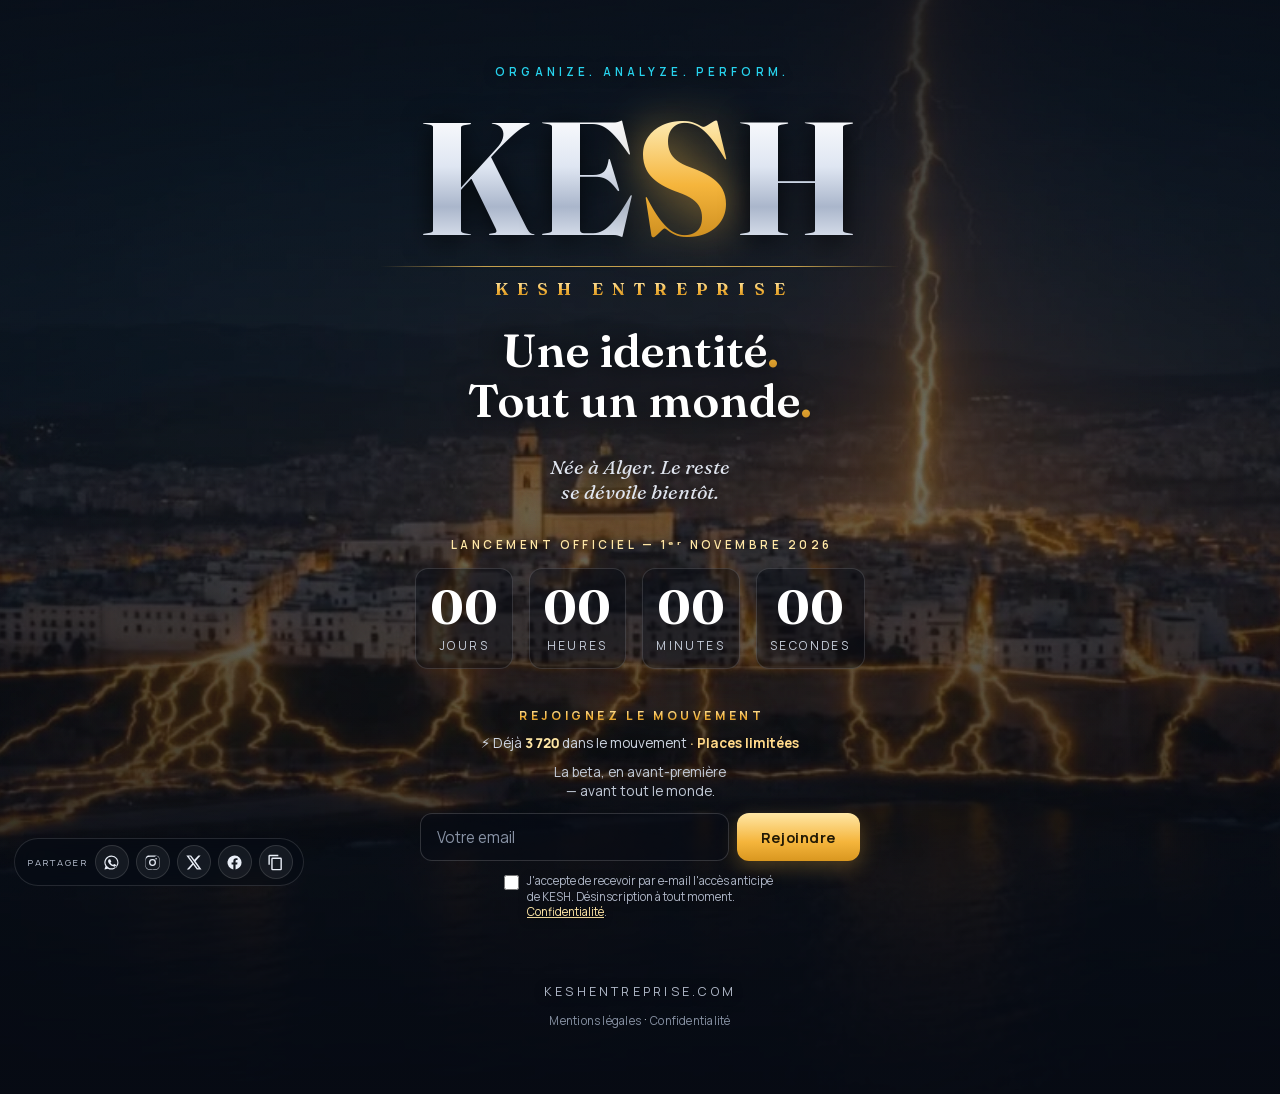
<file: index.html>
<!doctype html>
<html lang="fr">
<head>
<meta charset="utf-8">
<meta name="viewport" content="width=device-width, initial-scale=1, viewport-fit=cover">
<title>KESH Entreprise — Une identité. Tout un monde.</title>
<meta name="description" content="Née à Alger. Le reste se dévoile bientôt. Rejoignez le mouvement — avant tout le monde. Lancement : 01.11.2026.">
<meta property="og:site_name" content="KESH">
<meta property="og:type" content="website">
<meta property="og:url" content="https://keshentreprise.com/">
<meta property="og:locale" content="fr_FR">
<meta property="og:title" content="KESH — Une identité. Tout un monde.">
<meta property="og:description" content="Née à Alger. Le reste se dévoile bientôt. Rejoignez le mouvement — avant tout le monde. 01.11.2026.">
<meta property="og:image" content="https://keshentreprise.com/assets/og-image.jpg?v=2">
<meta property="og:image:secure_url" content="https://keshentreprise.com/assets/og-image.jpg?v=2">
<meta property="og:image:type" content="image/jpeg">
<meta property="og:image:width" content="1200">
<meta property="og:image:height" content="630">
<meta property="og:image:alt" content="KESH — Une identité. Tout un monde.">
<meta name="twitter:card" content="summary_large_image">
<meta name="twitter:title" content="KESH — Une identité. Tout un monde.">
<meta name="twitter:description" content="Née à Alger. Le reste se dévoile bientôt. Rejoignez le mouvement — avant tout le monde. 01.11.2026.">
<meta name="twitter:image" content="https://keshentreprise.com/assets/og-image.jpg?v=2">
<meta name="theme-color" content="#070b14">
<link rel="canonical" href="https://keshentreprise.com/">
<link rel="icon" href="/favicon.svg" type="image/svg+xml">
<link rel="icon" href="/favicon.svg" sizes="any">
<link rel="stylesheet" href="/fonts.css">
<style>
  :root{
    --navy:#070b14; --text:#fff; --body:#c7d0db; --cyan:#27d3ee; --gold:#c6a14f; --gold-hot:#ffe7a6;
    --gold-grad:linear-gradient(180deg,#fff6cc 0%,#f5b53c 55%,#c6871a 100%);
    --chrome:linear-gradient(180deg,#ffffff 0%,#dfe6f2 42%,#aab6cb 70%,#e9eef7 100%);
  }
  *{box-sizing:border-box;margin:0;padding:0}
  html,body{height:100%}
  body{font-family:"Manrope",ui-sans-serif,system-ui,sans-serif;color:var(--body);background:var(--navy);overflow-x:hidden;-webkit-font-smoothing:antialiased}

  .grain{position:fixed;inset:0;z-index:2;pointer-events:none;opacity:.05;mix-blend-mode:overlay;
    background-image:url("data:image/svg+xml,%3Csvg xmlns='http://www.w3.org/2000/svg'%3E%3Cfilter id='n'%3E%3CfeTurbulence type='fractalNoise' baseFrequency='0.82' numOctaves='2' stitchTiles='stitch'/%3E%3C/filter%3E%3Crect width='100%25' height='100%25' filter='url(%23n)'/%3E%3C/svg%3E");}

  .hero{position:relative;min-height:100svh;display:flex;align-items:center;justify-content:center;overflow:hidden;
    padding:calc(clamp(2.4rem,6vw,4rem) + env(safe-area-inset-top)) 1.25rem clamp(2.6rem,6vw,4rem)}

  /* Fond = la vidéo (baie d'Alger / foudre dorée). Sous la vidéo, une couche image animée en CSS
     pur (Ken Burns) : elle bouge sur TOUS les appareils même si l'autoplay vidéo est bloqué (mobile).
     La vidéo se fond par-dessus dès qu'elle démarre. Rien d'autre — simple et fluide. */
  .hero-kb{position:absolute;inset:-4% -4% -4% -4%;z-index:0;
    background:url("assets/baie-alger.jpg") center 42%/cover no-repeat;
    transform-origin:52% 42%;animation:kenburns 34s ease-in-out infinite alternate;will-change:transform}
  .hero-video{position:absolute;inset:0;width:100%;height:100%;object-fit:cover;object-position:center 42%;
    z-index:0;opacity:0;transition:opacity 1.2s ease}
  .hero-video.playing{opacity:1}
  .hero-scrim{position:absolute;inset:0;z-index:1;pointer-events:none;
    background:linear-gradient(180deg, rgba(7,11,20,.82) 0%, rgba(7,11,20,.5) 40%, rgba(7,11,20,.6) 70%, rgba(7,11,20,.94) 100%),radial-gradient(120% 85% at 50% 38%, rgba(7,11,20,.18) 30%, rgba(7,11,20,.72) 100%)}

  .content{position:relative;z-index:3;display:flex;flex-direction:column;align-items:center;text-align:center;gap:clamp(1.05rem,2.6vw,1.7rem);width:100%}
  .signature{font-size:clamp(.6rem,1.5vw,.72rem);letter-spacing:.36em;text-transform:uppercase;color:var(--cyan);padding-left:.36em;font-weight:600;text-shadow:0 1px 12px rgba(0,0,0,.7)}
  .stage{display:flex;flex-direction:column;align-items:center;gap:clamp(.45rem,1.4vw,.75rem)}
  .wordmark{display:inline-flex;align-items:baseline;justify-content:center;font-family:"Fraunces",Georgia,serif;font-weight:700;line-height:.9;font-size:clamp(3.8rem,18vw,10rem);letter-spacing:.02em}
  .wordmark span{background:var(--chrome);-webkit-background-clip:text;background-clip:text;color:transparent;filter:drop-shadow(0 3px 14px rgba(0,0,0,.75))}
  .wordmark .s-gold{background:var(--gold-grad);-webkit-background-clip:text;background-clip:text;color:transparent;filter:drop-shadow(0 0 22px rgba(245,181,60,.6))}
  .lockrule{width:clamp(220px,44vw,520px);height:1px;background:linear-gradient(90deg,transparent,var(--gold) 20%,var(--gold) 80%,transparent);margin-top:.25rem}
  .lockword{font-family:"Fraunces",serif;font-weight:600;font-size:clamp(.78rem,2vw,1.05rem);letter-spacing:.52em;text-transform:uppercase;background:var(--gold-grad);-webkit-background-clip:text;background-clip:text;color:transparent;padding-left:.52em}
  .tagline{font-family:"Fraunces",serif;font-weight:600;font-size:clamp(1.5rem,5vw,2.9rem);color:#fff;text-wrap:balance;line-height:1.08;text-shadow:0 2px 24px rgba(0,0,0,.75);max-width:16ch}
  .tagline .dot{background:var(--gold-grad);-webkit-background-clip:text;background-clip:text;color:transparent}
  .subtag{font-family:"Fraunces",serif;font-style:italic;font-weight:400;font-size:clamp(.95rem,2.4vw,1.25rem);color:#dfe4ee;text-wrap:balance;max-width:26ch;text-shadow:0 1px 16px rgba(0,0,0,.75)}

  .countdown{display:flex;flex-direction:column;align-items:center;gap:clamp(.7rem,1.8vw,1rem);margin-top:.4rem}
  .cd-label{font-size:clamp(.6rem,1.4vw,.72rem);letter-spacing:.3em;text-transform:uppercase;color:var(--gold-hot);padding-left:.3em;font-weight:600;text-shadow:0 1px 10px rgba(0,0,0,.75)}
  .cd-grid{display:flex;flex-wrap:wrap;justify-content:center;gap:clamp(.5rem,2.4vw,1rem)}
  .cd-cell{display:flex;flex-direction:column;align-items:center;gap:.4rem;min-width:clamp(60px,15vw,94px);padding:clamp(.6rem,1.6vw,.85rem) clamp(.5rem,1.5vw,.85rem);border:1px solid rgba(255,255,255,.14);border-radius:13px;background:rgba(7,11,20,.42);backdrop-filter:blur(6px);-webkit-backdrop-filter:blur(6px)}
  .num{font-family:"Fraunces",serif;font-size:clamp(1.8rem,6.5vw,3rem);font-weight:700;line-height:1;font-variant-numeric:tabular-nums;color:#fff}
  .unit{font-size:clamp(.66rem,1.6vw,.74rem);letter-spacing:.2em;text-transform:uppercase;color:#c6cedb}

  /* Waitlist beta : « rejoignez le mouvement » (exclusivité), email → Supabase. */
  .join{display:flex;flex-direction:column;align-items:center;gap:clamp(.4rem,1.3vw,.6rem);margin-top:.7rem;width:100%}
  .join-label{font-size:clamp(.62rem,1.5vw,.75rem);letter-spacing:.3em;text-transform:uppercase;font-weight:700;padding-left:.3em;
    background:var(--gold-grad);-webkit-background-clip:text;background-clip:text;color:transparent;filter:drop-shadow(0 0 14px rgba(245,181,60,.35))}
  .join-sub{font-size:clamp(.72rem,1.7vw,.86rem);color:#c1c9d6;text-wrap:balance;max-width:34ch;text-shadow:0 1px 10px rgba(0,0,0,.7)}
  .join-form{display:flex;flex-wrap:wrap;justify-content:center;gap:.5rem;width:100%;max-width:440px;margin-top:.25rem}
  .join-input{flex:1 1 210px;min-width:0;padding:.78rem 1rem;border-radius:12px;border:1px solid rgba(255,255,255,.16);
    background:rgba(7,11,20,.5);backdrop-filter:blur(6px);-webkit-backdrop-filter:blur(6px);
    color:#fff;font-family:inherit;font-size:.95rem;outline:none;transition:border-color .2s,box-shadow .2s}
  .join-input::placeholder{color:#8791a3}
  .join-input:focus{border-color:rgba(255,231,166,.65);box-shadow:0 0 0 3px rgba(245,181,60,.16)}
  .join-btn{flex:0 0 auto;padding:.78rem 1.5rem;border-radius:12px;border:0;cursor:pointer;
    font-family:inherit;font-weight:700;font-size:.9rem;letter-spacing:.04em;color:#231a05;
    background:linear-gradient(180deg,#ffe7a6,#f5b53c 60%,#d9971f);box-shadow:0 6px 20px rgba(245,181,60,.28);
    transition:transform .12s ease,box-shadow .2s,filter .2s}
  .join-btn:hover{transform:translateY(-1px);box-shadow:0 9px 26px rgba(245,181,60,.42);filter:brightness(1.05)}
  .join-btn:active{transform:translateY(0)}
  .join-btn:disabled{opacity:.6;cursor:default;transform:none}
  .join-msg{min-height:1.1em;font-size:.82rem;letter-spacing:.01em;color:#aeb6c6;transition:color .2s;text-shadow:0 1px 8px rgba(0,0,0,.6)}
  .join-msg.ok{color:var(--gold-hot)}
  .join-msg.err{color:#ff8a9c}
  .wl-consent{display:flex;gap:8px;align-items:flex-start;max-width:34ch;margin:.15rem auto 0;font-size:.72rem;line-height:1.35;color:#aeb6c6;text-align:left;text-shadow:0 1px 8px rgba(0,0,0,.6)}
  .wl-consent input{margin-top:2px;width:15px;height:15px;flex:none;accent-color:#f5b53c}
  .wl-consent a{color:#ffe7a6}
  .join.done .wl-consent{display:none}
  .join.done .join-form{display:none}
  .join.done .join-sub{display:none}
  .join-count{font-size:clamp(.72rem,1.6vw,.85rem);color:#cdd5e2;text-shadow:0 1px 8px rgba(0,0,0,.6)}
  .join-count #wlcount{color:var(--gold-hot);font-weight:800;font-variant-numeric:tabular-nums}
  .join-count .lim{color:#ffd98a;font-weight:700;white-space:nowrap}

  /* Partage (bas-gauche) */
  .share{position:fixed;left:calc(14px + env(safe-area-inset-left));bottom:calc(14px + env(safe-area-inset-bottom));z-index:4;
    display:flex;align-items:center;gap:7px;padding:6px 10px;border-radius:999px;
    background:rgba(7,11,20,.55);border:1px solid rgba(255,255,255,.12);backdrop-filter:blur(9px);-webkit-backdrop-filter:blur(9px)}
  .share-lbl{font-size:.6rem;letter-spacing:.18em;text-transform:uppercase;color:#aeb6c6;padding-left:2px}
  .sbtn{display:flex;align-items:center;justify-content:center;width:34px;height:34px;border-radius:50%;
    border:1px solid rgba(255,255,255,.12);background:rgba(255,255,255,.06);color:#e9eef7;cursor:pointer;text-decoration:none;padding:0;
    transition:transform .12s ease,background .2s,color .2s,border-color .2s}
  .sbtn:hover{transform:translateY(-2px);background:rgba(245,181,60,.18);color:#ffe7a6;border-color:rgba(245,181,60,.5)}
  .sbtn svg{width:17px;height:17px;fill:currentColor;display:block}
  .toast{position:fixed;left:calc(14px + env(safe-area-inset-left));bottom:calc(64px + env(safe-area-inset-bottom));z-index:6;
    padding:.5rem .8rem;border-radius:10px;background:rgba(7,11,20,.92);border:1px solid rgba(245,181,60,.45);color:#ffe7a6;
    font-size:.8rem;max-width:min(78vw,320px);opacity:0;transform:translateY(6px);pointer-events:none;transition:opacity .25s,transform .25s}
  .toast.show{opacity:1;transform:none}
  @media (max-width:430px){.share-lbl{display:none}.share{gap:5px;padding:6px 8px}.sbtn{width:32px;height:32px}}

  .foot{margin-top:.5rem}
  .foot .site{font-size:clamp(.66rem,1.5vw,.78rem);letter-spacing:.26em;text-transform:uppercase;color:#aeb6c6;text-shadow:0 1px 10px rgba(0,0,0,.75)}

  @keyframes kenburns{0%{transform:scale(1.05) translate3d(0,0,0)}100%{transform:scale(1.15) translate3d(0,-1.6%,0)}}
  @keyframes rise{0%{opacity:0;transform:translateY(14px)}100%{opacity:1;transform:none}}

  /* Apparition douce du contenu au chargement (une fois). Simple, léger, fluide.
     En reduced-motion : tout visible direct, le fond garde son Ken Burns doux. */
  @media (prefers-reduced-motion:no-preference){
    .content > *{opacity:0;animation:rise .85s cubic-bezier(.16,1,.3,1) both}
    .signature{animation-delay:.15s}
    .stage{animation-delay:.35s}
    .tagline{animation-delay:.6s}
    .subtag{animation-delay:.75s}
    .countdown{animation-delay:.92s}
    .join{animation-delay:1.08s}
    .foot{animation-delay:1.25s}
  }
  @media (prefers-reduced-motion:reduce){
    .hero-kb{animation:none!important}
    .hero-video{display:none!important}
    .content > *{opacity:1!important;animation:none!important}
  }
  :focus-visible{outline:2px solid #ffe7a6;outline-offset:2px;border-radius:8px}
  .foot .legal{margin-top:7px}
  .foot .legal a{color:#8791a3;font-size:.72rem;text-decoration:none;letter-spacing:.02em}
  .foot .legal a:hover{color:#ffe7a6}
</style>
<noscript><style>
  .content > *{opacity:1!important;animation:none!important}
</style></noscript>
<script type="application/ld+json">
{"@context":"https://schema.org","@graph":[
{"@type":"Organization","@id":"https://keshentreprise.com/#org","name":"KESH Entreprise","alternateName":"KESH","url":"https://keshentreprise.com/","logo":"https://keshentreprise.com/favicon.svg","slogan":"Une identité. Tout un monde.","foundingLocation":{"@type":"Place","name":"Alger, Algérie"}},
{"@type":"WebSite","@id":"https://keshentreprise.com/#site","url":"https://keshentreprise.com/","name":"KESH Entreprise","inLanguage":"fr-FR","publisher":{"@id":"https://keshentreprise.com/#org"}}
]}
</script>
</head>
<body>
  <div class="hero">
    <div class="hero-kb" aria-hidden="true"></div>
    <video class="hero-video" id="herovid" autoplay loop muted playsinline preload="auto" poster="assets/baie-alger.jpg"><source src="assets/baie-alger.mp4" type="video/mp4"></video>
    <div class="hero-scrim" aria-hidden="true"></div>

    <div class="content">
      <p class="signature" lang="en">Organize. Analyze. Perform.</p>
      <div class="stage">
        <h1 class="wordmark" aria-label="KESH"><span>K</span><span>E</span><span class="s-gold">S</span><span>H</span></h1>
        <div class="lockrule"></div>
        <div class="lockword">Kesh Entreprise</div>
      </div>
      <h2 class="tagline">Une identité<span class="dot">.</span> Tout un monde<span class="dot">.</span></h2>
      <p class="subtag">Née à Alger. Le reste se dévoile bientôt.</p>

      <section class="countdown" aria-label="Compte à rebours avant le lancement">
        <p class="cd-label">Lancement officiel — 1ᵉʳ novembre 2026</p>
        <div class="cd-grid">
          <div class="cd-cell"><span class="num" id="dd">00</span><span class="unit">Jours</span></div>
          <div class="cd-cell"><span class="num" id="hh">00</span><span class="unit">Heures</span></div>
          <div class="cd-cell"><span class="num" id="mm">00</span><span class="unit">Minutes</span></div>
          <div class="cd-cell"><span class="num" id="ss">00</span><span class="unit">Secondes</span></div>
        </div>
      </section>

      <section class="join" aria-label="Rejoindre la beta en avant-première">
        <p class="join-label">Rejoignez le mouvement</p>
        <p class="join-count">⚡ Déjà <span id="wlcount">1&nbsp;240</span> dans le mouvement <span class="lim">· Places limitées</span></p>
        <p class="join-sub">La beta, en avant-première — avant tout le monde.</p>
        <form class="join-form" id="wlform" novalidate>
          <input class="join-input" id="wlemail" type="email" name="email" inputmode="email" autocomplete="email" spellcheck="false" placeholder="Votre email" aria-label="Votre email" required>
          <button class="join-btn" id="wlbtn" type="submit">Rejoindre</button>
        </form>
        <label class="wl-consent"><input type="checkbox" id="wlconsent"><span>J'accepte de recevoir par e‑mail l'accès anticipé de KESH. Désinscription à tout moment. <a href="/confidentialite.html">Confidentialité</a>.</span></label>
        <p class="join-msg" id="wlmsg" role="status" aria-live="polite"></p>
      </section>

      <div class="foot"><span class="site">keshentreprise.com</span>
        <nav class="legal" aria-label="Informations légales"><a href="/mentions-legales.html">Mentions légales</a> · <a href="/confidentialite.html">Confidentialité</a></nav>
      </div>
    </div>
  </div>

  <nav class="share" aria-label="Partager KESH">
    <span class="share-lbl">Partager</span>
    <a class="sbtn" id="sh-wa" href="#" target="_blank" rel="noopener" aria-label="Partager sur WhatsApp"><svg viewBox="0 0 24 24" aria-hidden="true"><path d="M12 2a10 10 0 0 0-8.5 15.3L2 22l4.8-1.3A10 10 0 1 0 12 2zm0 1.8a8.2 8.2 0 0 1 6.9 12.6l-.3.4.7 2.6-2.7-.7-.4.2A8.2 8.2 0 1 1 12 3.8zm-3.1 3.7c-.2 0-.5 0-.7.3-.3.3-1 1-1 2.3s1 2.7 1.2 2.9c.1.2 2 3 4.7 4.1 2.3 1 2.8.8 3.3.8s1.6-.7 1.9-1.3c.2-.7.2-1.2.1-1.3l-.5-.3-1.9-.9c-.2-.1-.4-.2-.6.1l-.8 1c-.1.2-.3.2-.5.1a6.6 6.6 0 0 1-2-1.2 7.3 7.3 0 0 1-1.3-1.7c-.2-.3 0-.4.1-.6l.4-.4.3-.5v-.5l-.9-2.1c-.2-.5-.4-.4-.6-.4z"/></svg></a>
    <button class="sbtn" id="sh-ig" type="button" aria-label="Partager sur Instagram"><svg viewBox="0 0 24 24" aria-hidden="true"><path d="M12 2.2c3.2 0 3.6 0 4.9.1 1.2 0 1.8.2 2.2.4.6.2 1 .5 1.4.9.4.4.7.8.9 1.4.2.4.4 1 .4 2.2.1 1.3.1 1.7.1 4.9s0 3.6-.1 4.9c0 1.2-.2 1.8-.4 2.2-.2.6-.5 1-.9 1.4-.4.4-.8.7-1.4.9-.4.2-1 .4-2.2.4-1.3.1-1.7.1-4.9.1s-3.6 0-4.9-.1c-1.2 0-1.8-.2-2.2-.4a3.7 3.7 0 0 1-1.4-.9 3.7 3.7 0 0 1-.9-1.4c-.2-.4-.4-1-.4-2.2C2.2 15.6 2.2 15.2 2.2 12s0-3.6.1-4.9c0-1.2.2-1.8.4-2.2.2-.6.5-1 .9-1.4.4-.4.8-.7 1.4-.9.4-.2 1-.4 2.2-.4C8.4 2.2 8.8 2.2 12 2.2zm0 1.8c-3.1 0-3.5 0-4.7.1-1.1 0-1.7.2-2.1.4-.5.2-.9.4-1.3.8-.4.4-.6.8-.8 1.3-.2.4-.3 1-.4 2.1C2.6 8.5 2.6 8.9 2.6 12s0 3.5.1 4.7c0 1.1.2 1.7.4 2.1.2.5.4.9.8 1.3.4.4.8.6 1.3.8.4.2 1 .3 2.1.4 1.2.1 1.6.1 4.7.1s3.5 0 4.7-.1c1.1 0 1.7-.2 2.1-.4.5-.2.9-.4 1.3-.8.4-.4.6-.8.8-1.3.2-.4.3-1 .4-2.1.1-1.2.1-1.6.1-4.7s0-3.5-.1-4.7c0-1.1-.2-1.7-.4-2.1a3.4 3.4 0 0 0-.8-1.3 3.4 3.4 0 0 0-1.3-.8c-.4-.2-1-.3-2.1-.4C15.5 4 15.1 4 12 4zm0 3.1a4.9 4.9 0 1 1 0 9.8 4.9 4.9 0 0 1 0-9.8zm0 1.8a3.1 3.1 0 1 0 0 6.2 3.1 3.1 0 0 0 0-6.2zm5.1-3.3a1.15 1.15 0 1 1 0 2.3 1.15 1.15 0 0 1 0-2.3z"/></svg></button>
    <a class="sbtn" id="sh-x" href="#" target="_blank" rel="noopener" aria-label="Partager sur X"><svg viewBox="0 0 24 24" aria-hidden="true"><path d="M18.9 2H22l-7.1 8.1L23.3 22h-6.6l-5.1-6.7L5.7 22H2.6l7.6-8.7L1.9 2h6.7l4.6 6.1L18.9 2zm-1.1 18h1.7L7.3 3.7H5.4L17.8 20z"/></svg></a>
    <a class="sbtn" id="sh-fb" href="#" target="_blank" rel="noopener" aria-label="Partager sur Facebook"><svg viewBox="0 0 24 24" aria-hidden="true"><path d="M22 12a10 10 0 1 0-11.6 9.9v-7H7.9V12h2.5V9.8c0-2.5 1.5-3.8 3.7-3.8 1.1 0 2.2.2 2.2.2v2.4h-1.2c-1.2 0-1.6.8-1.6 1.6V12h2.7l-.4 2.9h-2.3v7A10 10 0 0 0 22 12z"/></svg></a>
    <button class="sbtn" id="sh-cp" type="button" aria-label="Copier le lien"><svg viewBox="0 0 24 24" aria-hidden="true"><path d="M16 1H4a2 2 0 0 0-2 2v12h2V3h12V1zm3 4H8a2 2 0 0 0-2 2v14a2 2 0 0 0 2 2h11a2 2 0 0 0 2-2V7a2 2 0 0 0-2-2zm0 16H8V7h11v14z"/></svg></button>
  </nav>
  <div class="toast" id="toast" role="status" aria-live="polite"></div>

  <div class="grain" aria-hidden="true"></div>

  <script>
  (function(){
    "use strict";

    /* ————— Compte à rebours ————— */
    var target = new Date("2026-11-01T00:00:00+01:00").getTime();
    var pad = function(n){ return String(n).padStart(2, "0"); };
    var el = { dd:document.getElementById("dd"), hh:document.getElementById("hh"), mm:document.getElementById("mm"), ss:document.getElementById("ss") };
    var timer = null;
    function tick(){
      var diff = target - Date.now();
      if (diff <= 0){ el.dd.textContent = el.hh.textContent = el.mm.textContent = el.ss.textContent = "00"; if (timer) clearInterval(timer); return; }
      var s = Math.floor(diff/1000);
      el.dd.textContent = pad(Math.floor(s/86400)); el.hh.textContent = pad(Math.floor((s%86400)/3600));
      el.mm.textContent = pad(Math.floor((s%3600)/60)); el.ss.textContent = pad(s%60);
    }
    tick(); timer = setInterval(tick, 1000);

    /* ————— Vidéo : fondu quand elle démarre. Sur mobile sans autoplay, la couche image
       Ken Burns dessous prend le relais et bouge quand même. ————— */
    var vid = document.getElementById("herovid");
    var reduceMotion = window.matchMedia && matchMedia("(prefers-reduced-motion: reduce)").matches;
    if (vid && reduceMotion){ vid.removeAttribute("autoplay"); try { vid.pause(); } catch(e){} }
    else if (vid){
      vid.addEventListener("playing", function(){ vid.classList.add("playing"); });
      var kick = function(){ var p = vid.play(); if (p && p.catch) p.catch(function(){}); };
      vid.addEventListener("canplay", kick); kick();
    }

    var SB_URL = "https://npjwpvszpxgwhpcfxefd.supabase.co";
    var SB_KEY = "sb_publishable_N6B3tphdHEzWkWIS2cQVFw_fpT9Lupr";

    /* ————— Compteur waitlist : base semée + croissance douce dans le temps + vrais inscrits.
       (BASE/rythme réglables ci-dessous ; la RPC ne renvoie QUE le total, jamais les emails) ————— */
    var BASE_COUNT = 1240;                    // base de départ
    var GROW_START = Date.UTC(2026, 6, 20);   // 20 juil. 2026 (mois 0-indexé) — point de départ de la croissance
    var GROW_PER_DAY = 18;                     // inscriptions "organiques" ajoutées par jour
    var realCount = 0;
    var countEl = document.getElementById("wlcount");
    function fmtN(n){ try { return n.toLocaleString("fr-FR"); } catch(e){ return String(n); } }
    function seededCount(){ return BASE_COUNT + Math.floor(Math.max(0, (Date.now() - GROW_START) / 86400000) * GROW_PER_DAY); }
    function render(){ if (countEl) countEl.textContent = fmtN(seededCount() + realCount); }
    render();
    fetch(SB_URL + "/rest/v1/rpc/teaser_waitlist_count", { method:"POST", headers:{ "apikey":SB_KEY, "Authorization":"Bearer "+SB_KEY, "Content-Type":"application/json" }, body:"{}" })
      .then(function(r){ return r.ok ? r.json() : null; })
      .then(function(n){ if (typeof n === "number" && n >= 0){ realCount = n; render(); } })
      .catch(function(){});

    /* ————— Waitlist beta → Supabase (insertion anonyme, table teaser_waitlist, RLS insert-only) ————— */
    var form = document.getElementById("wlform");
    if (form){
      var input = document.getElementById("wlemail"), btn = document.getElementById("wlbtn"),
          msg = document.getElementById("wlmsg"), join = document.querySelector(".join");
      var sent = false, reEmail = /^[^@\s]+@[^@\s]+\.[^@\s]+$/;
      function say(t, cls){ msg.textContent = t; msg.className = "join-msg" + (cls ? " " + cls : ""); }
      form.addEventListener("submit", function(e){
        e.preventDefault();
        if (sent) return;
        var email = (input.value || "").trim().toLowerCase();
        if (!reEmail.test(email) || email.length > 320){ say("Email invalide.", "err"); input.focus(); return; }
        if (!document.getElementById("wlconsent").checked){ say("Coche la case pour continuer.", "err"); return; }
        btn.disabled = true; say("Un instant…", "");
        fetch(SB_URL + "/rest/v1/teaser_waitlist", {
          method: "POST",
          headers: {
            "apikey": SB_KEY,
            "Authorization": "Bearer " + SB_KEY,
            "Content-Type": "application/json",
            "Prefer": "return=minimal"
          },
          body: JSON.stringify({ email: email, source: "teaser" })
        }).then(function(r){
          if (r.ok || r.status === 409){
            sent = true; join.classList.add("done");
            realCount++; render();
            say("⚡ Vous êtes dans le mouvement. On revient vers vous.", "ok");
          } else {
            btn.disabled = false; say("Oups — réessayez dans un instant.", "err");
          }
        }).catch(function(){
          btn.disabled = false; say("Connexion impossible — réessayez.", "err");
        });
      });
    }

    /* ————— Partage (bas-gauche) : WhatsApp / Instagram / X / Facebook / copier le lien ————— */
    var SHARE_URL = "https://keshentreprise.com";
    var SHARE_TXT = "KESH — Une identité. Tout un monde. Née à Alger. ⚡ Rejoins le mouvement avant tout le monde 👉";
    var toastEl = document.getElementById("toast"), toastH = null;
    function toast(m){ if (!toastEl) return; toastEl.textContent = m; toastEl.classList.add("show"); if (toastH) clearTimeout(toastH); toastH = setTimeout(function(){ toastEl.classList.remove("show"); }, 2600); }
    function legacyCopy(){ try { var i = document.createElement("input"); i.value = SHARE_URL; i.style.position = "fixed"; i.style.opacity = "0"; document.body.appendChild(i); i.select(); document.execCommand("copy"); document.body.removeChild(i); } catch(e){} }
    function copyLink(m){ if (navigator.clipboard && navigator.clipboard.writeText){ navigator.clipboard.writeText(SHARE_URL).then(function(){ toast(m); }, function(){ legacyCopy(); toast(m); }); } else { legacyCopy(); toast(m); } }
    var wa = document.getElementById("sh-wa"); if (wa) wa.href = "https://wa.me/?text=" + encodeURIComponent(SHARE_TXT + " " + SHARE_URL);
    var xg = document.getElementById("sh-x"); if (xg) xg.href = "https://twitter.com/intent/tweet?text=" + encodeURIComponent(SHARE_TXT) + "&url=" + encodeURIComponent(SHARE_URL);
    var fb = document.getElementById("sh-fb"); if (fb) fb.href = "https://www.facebook.com/sharer/sharer.php?u=" + encodeURIComponent(SHARE_URL);
    var ig = document.getElementById("sh-ig"); if (ig) ig.addEventListener("click", function(){ if (navigator.share){ navigator.share({ title:"KESH", text:SHARE_TXT, url:SHARE_URL }).catch(function(){}); } else { copyLink("Lien copié — colle-le dans ta story Insta ✨"); } });
    var cp = document.getElementById("sh-cp"); if (cp) cp.addEventListener("click", function(){ copyLink("Lien copié ✅"); });
  })();
  </script>
</body>
</html>
</file>
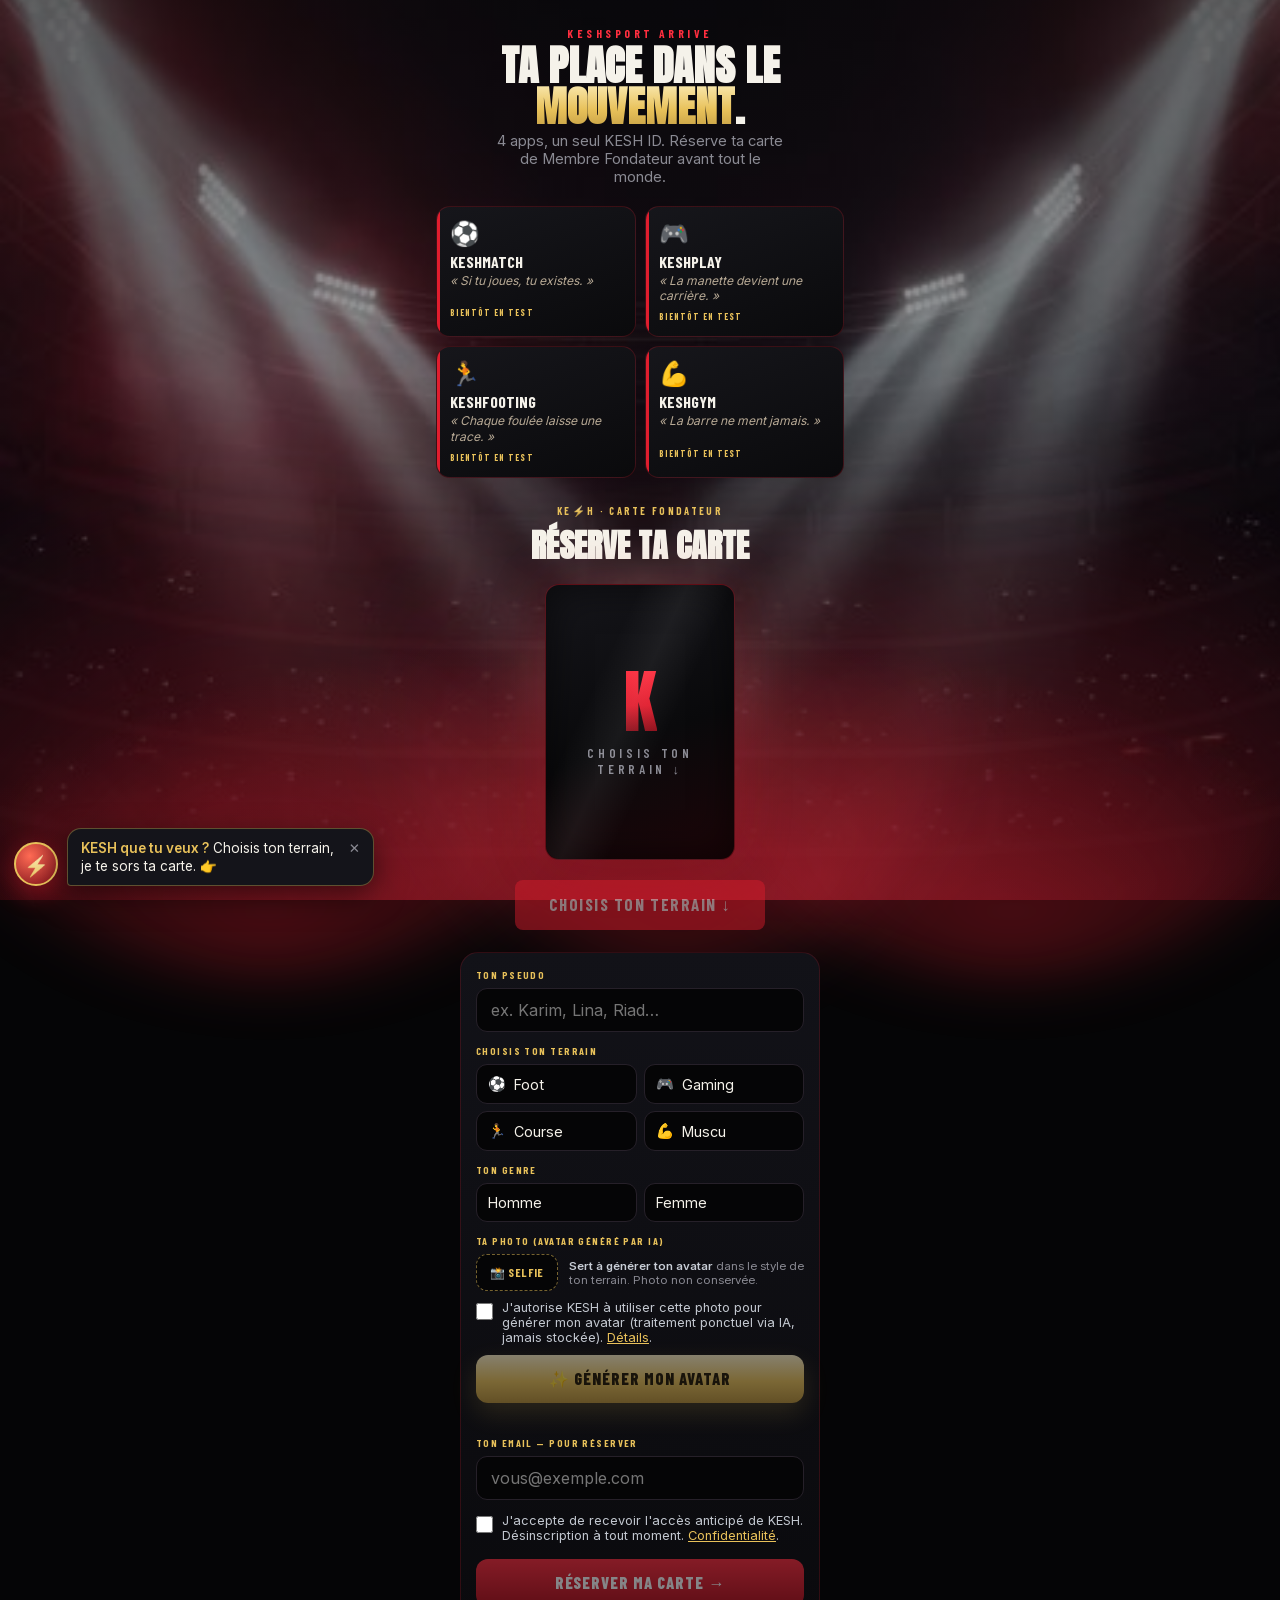
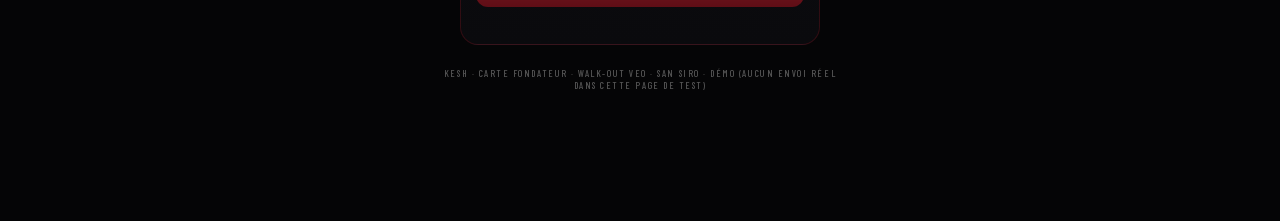
<file: carte.html>
<!doctype html>
<html lang="fr">
<head>
<meta charset="utf-8">
<meta name="viewport" content="width=device-width, initial-scale=1, viewport-fit=cover">
<title>KESH — Réserve ta carte de Membre Fondateur</title>
<meta name="robots" content="noindex">
<link rel="icon" href="/favicon.svg" type="image/svg+xml">
<meta name="theme-color" content="#050506">
<link rel="stylesheet" href="/fonts.css">
<style>
  :root{
    --noir:#050506; --rouge:#E11D2E; --rouge-vif:#FF2E3F; --or:#E8C15A; --or-fonce:#B8923B;
    --blanc:#F5F2EA; --gris:#8A8A93;
    --anton:"Anton",sans-serif; --cond:"Barlow Condensed",sans-serif; --sans:"Inter",system-ui,sans-serif; --mono:"JetBrains Mono",monospace;
  }
  *{margin:0;padding:0;box-sizing:border-box}
  body{background:var(--noir);color:var(--blanc);font-family:var(--sans);min-height:100vh;overflow-x:hidden;position:relative;-webkit-font-smoothing:antialiased}
  .wrap{max-width:440px;margin:0 auto;padding:26px 16px 130px;position:relative;z-index:2}
  .bolt{color:transparent;background:linear-gradient(180deg,#fff6cc,var(--or) 55%,var(--or-fonce));-webkit-background-clip:text;background-clip:text}

  /* ===== SCÈNE par app (KeshSport défaut → Match/Play/Course/Muscu) ===== */
  /* Fond de TOUTE la page = le San Siro généré, visible dès le chargement */
  .stadium{position:fixed;inset:0;pointer-events:none;z-index:0;opacity:1;
    background:linear-gradient(180deg,rgba(5,5,6,.64),rgba(5,5,6,.38) 42%,rgba(18,3,6,.9)),url("assets/stade-sansiro.jpg") center/cover no-repeat}
  /* La couleur d'ambiance change selon l'app choisie */
  .stadium::before{content:"";position:absolute;inset:0;transition:background .5s;
    background:radial-gradient(94% 58% at 50% 106%, var(--amb,rgba(225,29,46,.5)), transparent 62%)}
  .stadium[data-app="KeshPlay"]{--amb:rgba(96,128,255,.55)}
  .stadium[data-app="KeshFooting"]{--amb:rgba(255,150,60,.55)}
  .stadium[data-app="KeshGym"]{--amb:rgba(150,172,205,.46)}
  .stadium.flash{animation:sceneFlash .55s ease}
  @keyframes sceneFlash{0%{filter:brightness(.55)}45%{filter:brightness(1.9)}100%{filter:brightness(1)}}
  .smoke{position:absolute;bottom:-8%;width:58%;height:72%;border-radius:50%;filter:blur(30px);mix-blend-mode:screen;opacity:.6;background:radial-gradient(circle at 50% 100%, rgba(225,29,46,.55), transparent 70%);animation:smoke 8s ease-in-out infinite}
  .smoke.s1{left:-8%}.smoke.s2{right:-8%;animation-delay:2.6s}.smoke.s3{left:30%;width:46%;animation-delay:1.3s;opacity:.45}
  .stadium[data-app="KeshPlay"] .smoke{background:radial-gradient(circle at 50% 100%, rgba(96,128,255,.5), transparent 68%)}
  .stadium[data-app="KeshFooting"] .smoke{background:radial-gradient(circle at 50% 100%, rgba(255,150,60,.5), transparent 68%)}
  .stadium[data-app="KeshGym"] .smoke{background:radial-gradient(circle at 50% 100%, rgba(150,172,205,.4), transparent 68%)}
  @keyframes smoke{0%,100%{transform:translateY(8%) scale(1);opacity:.4}50%{transform:translateY(-9%) scale(1.16);opacity:.78}}

  .eyebrow{font-family:var(--cond);text-transform:uppercase;letter-spacing:.3em;font-size:.72rem;font-weight:700;color:var(--rouge-vif);text-align:center}
  h1{font-family:var(--anton);text-transform:uppercase;text-align:center;font-size:clamp(1.9rem,1.3rem + 3vw,2.6rem);line-height:.98;margin:6px 0 4px}
  .intro-sub{text-align:center;color:var(--gris);font-size:.92rem;max-width:32ch;margin:0 auto 20px}
  .tiles{display:grid;grid-template-columns:1fr 1fr;gap:9px;margin-bottom:26px}
  .tile{background:linear-gradient(160deg,#16161B,#0A0A0C);border:1px solid rgba(225,29,46,.22);border-radius:14px;padding:12px 13px;position:relative;overflow:hidden}
  .tile::after{content:"";position:absolute;left:0;top:0;bottom:0;width:3px;background:var(--rouge)}
  .tile .i{font-size:1.5rem}.tile .n{font-family:var(--cond);font-weight:700;text-transform:uppercase;font-size:1rem;margin:4px 0 2px}
  .tile .s{color:#b6a894;font-size:.76rem;font-style:italic;line-height:1.3;min-height:2.3em}
  .tile .soon{margin-top:6px;display:inline-block;font-family:var(--cond);font-weight:700;letter-spacing:.12em;text-transform:uppercase;font-size:.54rem;color:var(--or)}

  .hookhead{text-align:center;margin-bottom:14px}
  .hookhead .k{font-family:var(--cond);text-transform:uppercase;letter-spacing:.22em;font-size:.66rem;color:var(--or);font-weight:700}
  .hookhead h2{font-family:var(--anton);text-transform:uppercase;font-size:clamp(1.5rem,1.1rem + 2vw,2rem);margin-top:3px}

  .stage{position:relative;width:100%;display:flex;flex-direction:column;align-items:center;z-index:2;min-height:300px;justify-content:center}
  .pack{display:flex;flex-direction:column;align-items:center;gap:20px;animation:packIn .6s ease both}
  @keyframes packIn{from{opacity:0;transform:translateY(20px)}to{opacity:1;transform:none}}
  .pack-visual{width:190px;height:276px;border-radius:14px;position:relative;cursor:pointer;background:linear-gradient(160deg,#16161B 0%,#0A0A0C 55%,#1D0508 100%);border:1px solid rgba(225,29,46,.35);box-shadow:0 0 60px rgba(225,29,46,.18), inset 0 0 40px rgba(0,0,0,.6);display:flex;flex-direction:column;align-items:center;justify-content:center;gap:8px}
  .pack-visual::before{content:"";position:absolute;inset:0;border-radius:14px;background:linear-gradient(115deg,transparent 30%,rgba(255,255,255,.06) 45%,transparent 60%);animation:sheenMove 3.2s ease-in-out infinite}
  .pack-k{font-family:var(--anton);font-size:70px;line-height:1;background:linear-gradient(180deg,var(--rouge-vif),var(--rouge) 55%,#7A0E18);-webkit-background-clip:text;background-clip:text;color:transparent}
  .pack-label{font-family:var(--cond);font-weight:600;font-size:13px;letter-spacing:.28em;color:var(--gris);text-transform:uppercase;text-align:center;padding:0 8px}
  .pack-btn{font-family:var(--cond);font-weight:700;font-size:17px;letter-spacing:.09em;text-transform:uppercase;background:var(--rouge);color:#fff;border:none;padding:14px 34px;border-radius:8px;cursor:pointer;box-shadow:0 8px 30px rgba(225,29,46,.4);transition:transform .15s}
  .pack-btn:hover{transform:scale(1.04)}.pack-btn:disabled{opacity:.45;cursor:not-allowed;box-shadow:none}

  /* ===== CINÉMATIQUE WALK-OUT (vidéo Veo) ===== */
  .cinema{position:fixed;inset:0;z-index:80;background:#000;display:none;align-items:center;justify-content:center}
  .cinema.on{display:flex}
  .cinema video{max-width:100%;max-height:100%;width:auto;height:auto;object-fit:contain}
  .cinema .skip{position:absolute;bottom:calc(24px + env(safe-area-inset-bottom));right:20px;z-index:2;background:rgba(5,5,6,.6);border:1px solid rgba(245,242,234,.3);color:#fff;font-family:var(--cond);font-weight:700;letter-spacing:.06em;text-transform:uppercase;font-size:.8rem;padding:9px 16px;border-radius:99px;cursor:pointer}

  .card-scene{display:none;perspective:1100px;animation:cardIn .7s cubic-bezier(.2,1.2,.35,1) both}
  .card-scene.on{display:block}
  @keyframes cardIn{from{opacity:0;transform:translateY(60px) scale(.85)}to{opacity:1;transform:none}}
  .card{width:300px;height:466px;position:relative;margin:0 auto;clip-path:polygon(12% 0, 88% 0, 100% 7%, 100% 84%, 50% 100%, 0 84%, 0 7%);
    background:linear-gradient(180deg,#17171C 0%, #0B0B0E 48%, #150307 100%);transition:transform .18s ease;will-change:transform;filter:drop-shadow(0 24px 44px rgba(0,0,0,.75));overflow:hidden}
  .card::before{content:"";position:absolute;inset:0;padding:2px;clip-path:polygon(12% 0, 88% 0, 100% 7%, 100% 84%, 50% 100%, 0 84%, 0 7%);background:linear-gradient(160deg,var(--or) 0%, #6E5620 40%, var(--or) 70%, #FFF3C9 100%);-webkit-mask:linear-gradient(#000 0 0) content-box, linear-gradient(#000 0 0);-webkit-mask-composite:xor;mask-composite:exclude;z-index:5}
  .card.fond::before{background:linear-gradient(160deg,#FFF3C9, var(--rouge) 45%, var(--or) 75%, #FFF3C9)}
  /* Le DESIGN de la carte change selon l'app (liseré + halo) */
  .card[data-app="KeshPlay"]::before{background:linear-gradient(160deg,#8ba4ff 0%,#3a4a8e 40%,#8ba4ff 70%,#e6ecff 100%)}
  .card[data-app="KeshFooting"]::before{background:linear-gradient(160deg,#ffcf9e 0%,#b8712b 40%,#ffcf9e 70%,#fff3e0 100%)}
  .card[data-app="KeshGym"]::before{background:linear-gradient(160deg,#cdd6e2 0%,#7a8798 40%,#cdd6e2 70%,#ffffff 100%)}
  .card[data-teaser="1"]{background:linear-gradient(180deg,#141019 0%,#0b0b12 48%,#0a0a10 100%)}
  .card[data-app="KeshPlay"][data-teaser="1"]{box-shadow:0 24px 44px rgba(0,0,0,.7),inset 0 0 80px rgba(96,128,255,.18)}
  .card[data-app="KeshFooting"][data-teaser="1"]{box-shadow:0 24px 44px rgba(0,0,0,.7),inset 0 0 80px rgba(255,150,60,.16)}
  .card[data-app="KeshGym"][data-teaser="1"]{box-shadow:0 24px 44px rgba(0,0,0,.7),inset 0 0 80px rgba(150,172,205,.14)}
  .cardbg{position:absolute;inset:0;z-index:0;background-image:url("assets/avatars/kesh-foot-h-sansiro-web.jpg");background-size:cover;background-position:center 22%;opacity:0;transition:opacity .5s}
  .card[data-app="KeshMatch"] .cardbg{opacity:1}
  .cardbg-gen{position:absolute;inset:0;z-index:0;width:100%;height:100%;object-fit:cover;object-position:center 20%;opacity:0;transition:opacity .6s}
  .card-scrim{position:absolute;inset:0;z-index:1;background:linear-gradient(180deg,rgba(5,5,6,.35) 0%,transparent 26%,transparent 46%,rgba(5,5,6,.78) 74%,rgba(5,5,6,.92) 100%)}
  .selfie-inset{position:absolute;top:20px;right:20px;width:52px;height:52px;border-radius:50%;object-fit:cover;border:2px solid var(--or);z-index:4;display:none;box-shadow:0 4px 14px rgba(0,0,0,.6)}
  .card.has-selfie .selfie-inset{display:block}
  .card.has-generated .cardbg{opacity:0}
  .card.has-generated .cardbg-gen{opacity:1}
  .card.has-generated .selfie-inset{display:none}
  .avatar-loading{position:absolute;inset:0;z-index:6;display:none;align-items:center;justify-content:center;flex-direction:column;gap:10px;background:rgba(5,5,6,.72);backdrop-filter:blur(2px);text-align:center;padding:0 20px}
  .card.generating .avatar-loading{display:flex}
  .spinner{width:30px;height:30px;border-radius:50%;border:3px solid rgba(232,193,90,.25);border-top-color:var(--or);animation:spin .8s linear infinite}
  @keyframes spin{to{transform:rotate(360deg)}}
  .avatar-loading span{font-family:var(--cond);font-weight:700;letter-spacing:.06em;text-transform:uppercase;font-size:.78rem;color:var(--or)}
  .sheen{position:absolute;inset:0;pointer-events:none;clip-path:polygon(12% 0, 88% 0, 100% 7%, 100% 84%, 50% 100%, 0 84%, 0 7%);background:linear-gradient(115deg,transparent 35%,rgba(255,255,255,.09) 48%,transparent 62%);animation:sheenMove 4.5s ease-in-out infinite;z-index:4}
  @keyframes sheenMove{0%,100%{transform:translateX(-70%)}50%{transform:translateX(70%)}}

  .note-block{position:absolute;top:26px;left:22px;text-align:center;z-index:3}
  .note{font-family:var(--anton);font-size:50px;line-height:.9;background:linear-gradient(180deg,#FFF3C9,var(--or) 55%,var(--or-fonce));-webkit-background-clip:text;background-clip:text;color:transparent;filter:drop-shadow(0 2px 6px rgba(0,0,0,.7))}
  .tier{font-family:var(--cond);font-weight:700;font-size:11px;letter-spacing:.14em;color:var(--or);text-transform:uppercase}
  .flag{font-size:18px;margin-top:3px}
  .kesh-mini{position:absolute;top:28px;left:0;right:0;text-align:center;z-index:3;font-family:var(--cond);font-weight:700;letter-spacing:.2em;font-size:.7rem;color:#e6dccb}
  .soon-badge{position:absolute;top:44%;left:50%;transform:translate(-50%,-50%);z-index:3;font-family:var(--cond);font-weight:700;letter-spacing:.1em;text-transform:uppercase;font-size:.82rem;color:var(--or);border:1px solid rgba(232,193,90,.5);border-radius:10px;padding:9px 15px;background:rgba(5,5,6,.72);display:none;text-align:center;line-height:1.4}
  .card[data-teaser="1"] .soon-badge{display:block}
  .card[data-teaser="1"] .cardbg{opacity:0}

  .card-body{position:absolute;left:0;right:0;bottom:20px;padding:0 26px;text-align:center;z-index:3}
  .p-name{font-family:var(--anton);font-size:27px;letter-spacing:.03em;text-transform:uppercase;background:linear-gradient(90deg,var(--blanc) 30%, var(--rouge-vif));-webkit-background-clip:text;background-clip:text;color:transparent;min-height:1em;filter:drop-shadow(0 2px 8px rgba(0,0,0,.8))}
  .p-sub{font-family:var(--cond);font-weight:600;font-size:12px;letter-spacing:.2em;color:#c9d0d8;text-transform:uppercase;margin-top:1px}
  .divider{width:60%;height:1px;margin:9px auto;background:linear-gradient(90deg,transparent,var(--or),transparent)}
  .stats{display:grid;grid-template-columns:repeat(3,1fr);gap:5px 4px}
  .stat{display:flex;align-items:baseline;justify-content:center;gap:5px}
  .stat b{font-family:var(--anton);font-size:13px;color:#e6dccb;font-weight:400}
  .stat span{font-family:var(--cond);font-weight:600;font-size:11px;letter-spacing:.1em;color:#c9d0d8}
  .how{margin-top:8px;background:rgba(5,5,6,.5);border:1px solid rgba(232,193,90,.5);color:var(--or);font-family:var(--cond);font-weight:700;font-size:11px;letter-spacing:.08em;text-transform:uppercase;padding:6px 12px;border-radius:99px;cursor:pointer}

  .panel{width:100%;max-width:360px;margin:22px auto 0;background:linear-gradient(180deg,#121218,#0a0a0d);border:1px solid rgba(225,29,46,.18);border-radius:18px;padding:16px 15px;position:relative;z-index:2}
  .field{margin-bottom:13px}.field:last-child{margin-bottom:0}
  label.l{display:block;font-family:var(--cond);font-weight:700;letter-spacing:.14em;text-transform:uppercase;font-size:.64rem;color:var(--or);margin-bottom:7px}
  input[type=text],input[type=email]{width:100%;background:var(--noir);border:1px solid #262029;border-radius:11px;color:#fff;font-family:inherit;font-size:1rem;padding:.7rem .9rem;outline:none}
  input:focus{border-color:var(--rouge-vif);box-shadow:0 0 0 3px rgba(225,29,46,.18)}
  .chips{display:grid;grid-template-columns:1fr 1fr;gap:7px}
  .chip{display:flex;align-items:center;gap:8px;background:var(--noir);border:1px solid #262029;border-radius:11px;padding:10px 11px;cursor:pointer;font-size:.9rem;-webkit-tap-highlight-color:transparent;transition:border-color .15s,background .15s}
  .chip.on{border-color:var(--rouge-vif);background:linear-gradient(180deg,rgba(225,29,46,.16),rgba(225,29,46,.04))}
  .selfie{display:flex;align-items:center;gap:11px}
  .selfie .btn{flex:0 0 auto;display:inline-flex;align-items:center;gap:7px;background:var(--noir);border:1px dashed rgba(232,193,90,.5);border-radius:11px;padding:10px 13px;cursor:pointer;color:var(--or);font-family:var(--cond);font-weight:700;letter-spacing:.05em;text-transform:uppercase;font-size:.74rem}
  .selfie input{display:none}.selfie .hint{font-size:.72rem;color:var(--gris)}.selfie .hint b{color:#c8cdd6}
  .consent{display:flex;gap:9px;align-items:flex-start;font-size:.8rem;color:#c2c7cf}
  .consent input{margin-top:3px;width:17px;height:17px;flex:none;accent-color:var(--rouge)}.consent a{color:var(--or)}
  .cta-res{width:100%;margin-top:3px;border:0;border-radius:12px;padding:14px;cursor:pointer;font-family:var(--cond);text-transform:uppercase;letter-spacing:.06em;font-weight:800;font-size:1.02rem;color:#fff;background:linear-gradient(180deg,var(--rouge-vif),#B3121F);box-shadow:0 10px 26px rgba(225,29,46,.34)}
  .cta-res:disabled{opacity:.5;box-shadow:none;cursor:not-allowed}
  .msg{min-height:1em;font-size:.8rem;text-align:center;margin-top:8px;color:var(--gris)}.msg.err{color:#ff8a9c}
  .success{display:none;text-align:center}.success.on{display:block}
  .success .big{font-family:var(--anton);text-transform:uppercase;font-size:1.4rem;color:transparent;background:linear-gradient(180deg,#fff6cc,var(--or) 55%,var(--or-fonce));-webkit-background-clip:text;background-clip:text;margin-bottom:4px}
  .success p{color:#c2c7cf;font-size:.88rem;margin-bottom:8px}
  .fond-hint{font-size:.78rem;color:var(--or);background:rgba(232,193,90,.08);border:1px solid rgba(232,193,90,.3);border-radius:10px;padding:9px 11px;margin-top:10px;line-height:1.4}
  .share{display:flex;justify-content:center;gap:9px;margin-top:12px;flex-wrap:wrap}
  .share a,.share button{display:inline-flex;align-items:center;gap:6px;border:1px solid #262029;background:var(--noir);color:var(--blanc);border-radius:11px;padding:9px 13px;font-family:var(--cond);font-weight:700;letter-spacing:.04em;text-transform:uppercase;font-size:.74rem;cursor:pointer;text-decoration:none}
  .formwrap.hide{display:none}

  .assist{position:fixed;left:14px;bottom:calc(14px + env(safe-area-inset-bottom));z-index:40;display:flex;align-items:flex-end;gap:9px;max-width:min(90vw,360px)}
  .assist-av{flex:none;width:44px;height:44px;border-radius:50%;background:radial-gradient(circle at 35% 30%, #FF6B54, #7A0E18);border:2px solid var(--or);display:grid;place-items:center;cursor:pointer;box-shadow:0 8px 24px rgba(225,29,46,.4)}
  .assist-av b{font-family:var(--anton);font-size:20px;color:transparent;background:linear-gradient(180deg,#fff6cc,var(--or));-webkit-background-clip:text;background-clip:text}
  .assist-bulle{background:#14141a;border:1px solid rgba(232,193,90,.35);border-radius:14px 14px 14px 4px;padding:10px 13px;font-size:.84rem;line-height:1.35;box-shadow:0 10px 30px rgba(0,0,0,.5);transition:opacity .3s, transform .3s}
  .assist-bulle.hide{opacity:0;transform:translateY(8px);pointer-events:none}
  .assist-bulle .sig{color:var(--or);font-weight:700}.assist-bulle .x{float:right;color:var(--gris);cursor:pointer;margin-left:8px}

  .tuto{position:fixed;inset:0;z-index:90;background:rgba(5,5,6,.92);display:none;align-items:center;justify-content:center;padding:20px;backdrop-filter:blur(4px)}
  .tuto.on{display:flex}
  .tuto-box{max-width:340px;width:100%;text-align:center}
  .tuto-box h3{font-family:var(--anton);text-transform:uppercase;font-size:1.4rem;margin-bottom:4px}
  .tuto-box .lead{color:var(--gris);font-size:.86rem;margin-bottom:18px}
  .tuto-note{font-family:var(--anton);font-size:76px;line-height:1;background:linear-gradient(180deg,#FFF3C9,var(--or) 55%,var(--or-fonce));-webkit-background-clip:text;background-clip:text;color:transparent}
  .tuto-tier{font-family:var(--cond);font-weight:700;letter-spacing:.2em;text-transform:uppercase;font-size:.9rem;margin-top:2px;transition:color .3s}
  .tuto-track{height:9px;background:#1a1a20;border-radius:99px;margin:16px 0 6px;overflow:hidden}
  .tuto-fill{height:100%;width:0;border-radius:99px;background:linear-gradient(90deg,#7A0E18,var(--rouge-vif),var(--or))}
  .tuto-steps{text-align:left;margin:14px 0;font-size:.82rem;color:#c2c7cf;line-height:1.7}.tuto-steps b{color:var(--or)}
  .tuto-close{margin-top:8px;background:var(--rouge);color:#fff;border:0;border-radius:10px;padding:11px 22px;font-family:var(--cond);font-weight:700;letter-spacing:.08em;text-transform:uppercase;cursor:pointer}

  .tag{text-align:center;font-family:var(--cond);font-size:.6rem;letter-spacing:.16em;text-transform:uppercase;color:#555;margin-top:22px}
  @media (prefers-reduced-motion:reduce){*,*::before,*::after{animation-duration:.01ms !important;animation-iteration-count:1 !important;transition:none !important}}
</style>
</head>
<body>
<div class="stadium" id="stadium"><div class="smoke s1"></div><div class="smoke s2"></div><div class="smoke s3"></div></div>

<div class="cinema" id="cinema">
  <video id="walkoutVid" src="assets/avatars/walkout-web.mp4" poster="assets/avatars/walkout-poster.jpg" muted playsinline preload="auto"></video>
  <button class="skip" id="skipBtn" type="button">Passer ⏭</button>
</div>

<div class="wrap">
  <p class="eyebrow">KeshSport arrive</p>
  <h1>Ta place dans le <span class="bolt">mouvement</span>.</h1>
  <p class="intro-sub">4 apps, un seul KESH ID. Réserve ta carte de Membre Fondateur avant tout le monde.</p>
  <div class="tiles">
    <div class="tile"><div class="i">⚽</div><div class="n">KeshMatch</div><div class="s">« Si tu joues, tu existes. »</div><div class="soon">bientôt en test</div></div>
    <div class="tile"><div class="i">🎮</div><div class="n">KeshPlay</div><div class="s">« La manette devient une carrière. »</div><div class="soon">bientôt en test</div></div>
    <div class="tile"><div class="i">🏃</div><div class="n">KeshFooting</div><div class="s">« Chaque foulée laisse une trace. »</div><div class="soon">bientôt en test</div></div>
    <div class="tile"><div class="i">💪</div><div class="n">KeshGym</div><div class="s">« La barre ne ment jamais. »</div><div class="soon">bientôt en test</div></div>
  </div>

  <div class="hookhead"><div class="k">KE<span class="bolt">⚡</span>H · Carte Fondateur</div><h2>Réserve ta carte</h2></div>

  <div class="stage">
    <div class="pack" id="pack">
      <div class="pack-visual" id="packVisual"><div class="pack-k">K</div><div class="pack-label" id="packLabel">Choisis ton terrain ↓</div></div>
      <button class="pack-btn" id="packBtn" disabled>Choisis ton terrain ↓</button>
    </div>
    <div class="card-scene" id="cardScene">
      <div class="card" id="card" data-app="KeshMatch" data-teaser="0">
        <div class="cardbg"></div>
        <img class="cardbg-gen" id="cardbgGen" alt="">
        <div class="card-scrim"></div>
        <div class="avatar-loading"><div class="spinner"></div><span>Génération de ton avatar…</span></div>
        <div class="kesh-mini">KE<span class="bolt">⚡</span>H</div>
        <div class="note-block"><div class="note">65</div><div class="tier">Bronze</div><div class="flag">🇩🇿</div></div>
        <img class="selfie-inset" id="selfieInset" alt="">
        <div class="soon-badge" id="soonBadge">🔒 Carte<br>bientôt</div>
        <div class="card-body">
          <div class="p-name" id="pname">TON PSEUDO</div>
          <div class="p-sub" id="psub">Membre Fondateur · Foot</div>
          <div class="divider"></div>
          <div class="stats" id="stats"></div>
          <button class="how" id="howBtn" type="button">⚡ Comment ma note monte ?</button>
        </div>
        <div class="sheen"></div>
      </div>
    </div>
  </div>

  <div class="panel">
    <div class="formwrap" id="formwrap">
      <div class="field"><label class="l" for="pseudo">Ton pseudo</label><input id="pseudo" type="text" maxlength="12" placeholder="ex. Karim, Lina, Riad…" autocomplete="off"></div>
      <div class="field"><label class="l">Choisis ton terrain</label>
        <div class="chips" id="chips">
          <div class="chip" data-app="KeshMatch" data-t="Foot"><span>⚽</span> Foot</div>
          <div class="chip" data-app="KeshPlay" data-t="Gaming"><span>🎮</span> Gaming</div>
          <div class="chip" data-app="KeshFooting" data-t="Course"><span>🏃</span> Course</div>
          <div class="chip" data-app="KeshGym" data-t="Muscu"><span>💪</span> Muscu</div>
        </div>
      </div>
      <div class="field"><label class="l">Ton genre</label>
        <div class="chips" id="genreChips">
          <div class="chip" data-g="H">Homme</div>
          <div class="chip" data-g="F">Femme</div>
        </div>
      </div>
      <div class="field"><label class="l">Ta photo (avatar généré par IA)</label>
        <div class="selfie"><label class="btn" for="selfie">📸 Selfie</label><input id="selfie" type="file" accept="image/*"><span class="hint" id="selfieHint"><b>Sert à générer ton avatar</b> dans le style de ton terrain. Photo non conservée.</span></div>
        <label class="consent" style="margin-top:9px"><input id="photoConsent" type="checkbox"><span>J'autorise KESH à utiliser cette photo pour générer mon avatar (traitement ponctuel via IA, jamais stockée). <a href="/confidentialite.html">Détails</a>.</span></label>
        <button class="cta-res" id="genAvatar" type="button" disabled style="margin-top:10px;background:linear-gradient(180deg,#FFF3C9,var(--or) 55%,var(--or-fonce));color:#231a05;box-shadow:0 10px 26px rgba(232,193,90,.28)">✨ Générer mon avatar</button>
        <p class="msg" id="genMsg"></p>
      </div>
      <div class="field"><label class="l" for="email">Ton email — pour réserver</label><input id="email" type="email" inputmode="email" autocomplete="email" placeholder="vous@exemple.com"></div>
      <div class="field"><label class="consent"><input id="consent" type="checkbox"><span>J'accepte de recevoir l'accès anticipé de KESH. Désinscription à tout moment. <a href="/confidentialite.html">Confidentialité</a>.</span></label></div>
      <button class="cta-res" id="reserve" disabled>Réserver ma carte →</button>
      <p class="msg" id="msg"></p>
    </div>
    <div class="success" id="successBox">
      <div class="big">⚡ Tu es Membre Fondateur</div>
      <p>Ta carte est réservée. On te prévient en avant‑première le 1ᵉʳ novembre.</p>
      <div class="fond-hint">🏆 <b>Parraine 10 amis</b> → ta carte passe en <b>design Fondateur doré</b> + <b>+10 de note</b> d'un coup, avec l'animation. On te préviendra.</div>
      <div class="share" id="share"><a id="sh-wa" href="#" target="_blank" rel="noopener">WhatsApp</a><a id="sh-x" href="#" target="_blank" rel="noopener">X</a><button id="sh-cp" type="button">Copier le lien</button></div>
    </div>
  </div>
  <p class="tag">KESH · Carte Fondateur · walk-out Veo · San Siro · démo (aucun envoi réel dans cette page de test)</p>
</div>

<div class="assist"><div class="assist-av" id="assistAv"><b>⚡</b></div><div class="assist-bulle" id="assistBulle"><span class="x" id="assistX">✕</span><span class="sig">KESH que tu veux ?</span> Choisis ton terrain, je te sors ta carte. 👉</div></div>

<div class="tuto" id="tuto"><div class="tuto-box"><h3>Ta note est vivante</h3><p class="lead">Plus tu joues, plus elle monte. Regarde 👇</p>
  <div class="tuto-note" id="tNote">65</div><div class="tuto-tier" id="tTier">Bronze</div>
  <div class="tuto-track"><div class="tuto-fill" id="tFill"></div></div>
  <div class="tuto-steps">⚽ <b>Tu joues</b> un match noté → +<br>🗳️ <b>Tes adversaires te notent</b> (jamais tes potes) → +<br>📈 <b>Tes stats se débloquent</b> et montent<br>💤 <b>Tu disparais ?</b> Ta note redescend — une carte est une forme, pas un trophée.</div>
  <button class="tuto-close" id="tClose">J'ai capté ⚡</button></div></div>

<script>
(function(){
  var $=function(id){return document.getElementById(id);};
  var reduced=matchMedia("(prefers-reduced-motion: reduce)").matches;
  var APPS={
    KeshMatch:{terrain:"Foot",full:true,stats:["VIT","TIR","PAS","DRI","DÉF","PHY"]},
    KeshPlay:{terrain:"Gaming",full:false,stats:["VIS","RÉF","STR","VIT","MEN","CLU"]},
    KeshFooting:{terrain:"Course",full:false,stats:["END","VIT","ALL","DÉN","RÉC","MEN"]},
    KeshGym:{terrain:"Muscu",full:false,stats:["FRC","EXP","VOL","END","TEC","MEN"]}
  };
  var st={pseudo:"",app:null,gender:null,revealed:false,selfie:false,selfieFile:null,generated:false};

  function drawCard(){
    var a=st.app?APPS[st.app]:null;
    $("pname").textContent=st.pseudo.trim()?st.pseudo.toUpperCase():"TON PSEUDO";
    if(!a){ $("psub").textContent="Membre Fondateur · KeshSport"; $("stats").innerHTML=""; $("card").setAttribute("data-app","KeshSport"); $("card").setAttribute("data-teaser","0"); return; }
    $("psub").textContent="Membre Fondateur · "+a.terrain;
    $("stats").innerHTML=a.stats.map(function(s){return '<div class="stat"><b>🔒</b><span>'+s+'</span></div>';}).join("");
    $("card").setAttribute("data-app",st.app);
    $("card").setAttribute("data-teaser",a.full?"0":"1");
    $("soonBadge").innerHTML="🔒 Carte "+st.app.replace("Kesh","")+"<br>bientôt";
  }
  function checkPack(){ var ok=st.pseudo.trim().length>=2 && st.app; $("packBtn").disabled=!ok;
    $("packBtn").textContent=ok?"Ouvrir mon pack ⚡":(st.app?"Ton pseudo ↑":"Choisis ton terrain ↓");
    $("packLabel").textContent=st.app?("Pack "+APPS[st.app].terrain):"Choisis ton terrain ↓"; }

  $("pseudo").addEventListener("input",function(e){ st.pseudo=e.target.value; drawCard(); checkPack(); checkReserve(); });
  Array.prototype.forEach.call(document.querySelectorAll("#chips .chip"),function(c){
    c.addEventListener("click",function(){
      document.querySelectorAll("#chips .chip").forEach(function(x){x.classList.remove("on");}); c.classList.add("on");
      st.app=c.getAttribute("data-app");
      var sd=$("stadium"); sd.classList.add("on"); sd.setAttribute("data-app",st.app);
      sd.classList.remove("flash"); void sd.offsetWidth; sd.classList.add("flash");
      drawCard(); checkPack();
    });
  });
  $("selfie").addEventListener("change",function(e){
    var f=e.target.files&&e.target.files[0]; if(!f)return;
    st.selfieFile=f;
    var r=new FileReader(); r.onload=function(ev){ $("selfieInset").src=ev.target.result; $("card").classList.add("has-selfie"); st.selfie=true; checkGenBtn(); }; r.readAsDataURL(f);
  });
  Array.prototype.forEach.call(document.querySelectorAll("#genreChips .chip"),function(c){
    c.addEventListener("click",function(){
      document.querySelectorAll("#genreChips .chip").forEach(function(x){x.classList.remove("on");}); c.classList.add("on");
      st.gender=c.getAttribute("data-g"); checkGenBtn();
    });
  });
  $("photoConsent").addEventListener("change",checkGenBtn);
  function checkGenBtn(){
    $("genAvatar").disabled=!(st.selfieFile && st.gender && st.app && $("photoConsent").checked);
  }
  $("genAvatar").addEventListener("click",function(){
    if($("genAvatar").disabled)return;
    var card=$("card"), msg=$("genMsg");
    msg.className="msg"; msg.textContent=""; card.classList.add("generating"); $("genAvatar").disabled=true;
    var r=new FileReader();
    r.onload=function(ev){
      var raw=String(ev.target.result).split(",")[1];
      fetch("/api/generate-avatar",{method:"POST",headers:{"Content-Type":"application/json"},
        body:JSON.stringify({imageBase64:raw,mimeType:st.selfieFile.type,app:st.app,gender:st.gender})})
      .then(function(res){ return res.json().then(function(d){ return {ok:res.ok,d:d}; }); })
      .then(function(out){
        card.classList.remove("generating");
        if(!out.ok || !out.d || !out.d.imageBase64){ throw new Error((out.d&&out.d.error)||"generation_failed"); }
        $("cardbgGen").src="data:"+out.d.mimeType+";base64,"+out.d.imageBase64;
        card.classList.add("has-generated"); st.generated=true;
        msg.textContent="Avatar généré ✓"; $("genAvatar").disabled=false;
      })
      .catch(function(){
        card.classList.remove("generating");
        msg.className="msg err"; msg.textContent="Génération indisponible pour l'instant — on garde ton avatar par défaut.";
        $("genAvatar").disabled=false;
      });
    };
    r.readAsDataURL(st.selfieFile);
  });

  function openPack(){ if($("packBtn").disabled)return;
    $("pack").style.display="none"; $("stadium").classList.add("on");
    // walk-out vidéo uniquement pour KeshMatch (le seul avec sa cinématique), sinon carte directe
    if(st.app==="KeshMatch" && !reduced){
      var cin=$("cinema"), v=$("walkoutVid"); cin.classList.add("on");
      var go=function(){ cin.classList.remove("on"); try{v.pause();}catch(e){} showCard(); };
      v.currentTime=0; var p=v.play(); if(p&&p.catch)p.catch(function(){ go(); });
      v.onended=go; $("skipBtn").onclick=go;
    } else { showCard(); }
  }
  function showCard(){ $("cardScene").classList.add("on"); st.revealed=true; drawCard();
    $("cardScene").scrollIntoView({behavior:"smooth",block:"center"}); }
  $("packBtn").addEventListener("click",openPack); $("packVisual").addEventListener("click",openPack);

  var card=$("card");
  document.addEventListener("mousemove",function(e){ if(!st.revealed||reduced)return; var r=card.getBoundingClientRect();
    var x=(e.clientX-r.left-r.width/2)/(r.width/2), y=(e.clientY-r.top-r.height/2)/(r.height/2);
    if(Math.abs(x)<2&&Math.abs(y)<2) card.style.transform="rotateY("+(x*6)+"deg) rotateX("+(-y*6)+"deg)"; });

  var reEmail=/^[^@\s]+@[^@\s]+\.[^@\s]+$/;
  function checkReserve(){ $("reserve").disabled=!(st.pseudo.trim().length>=2 && st.app && reEmail.test($("email").value.trim()) && $("consent").checked); }
  $("email").addEventListener("input",checkReserve); $("consent").addEventListener("change",checkReserve);
  $("reserve").addEventListener("click",function(){ if($("reserve").disabled)return;
    if(!st.revealed) openPack();
    $("formwrap").classList.add("hide"); $("successBox").classList.add("on");
    var url="https://keshentreprise.com", txt="Je suis Membre Fondateur de KESH ⚡ ("+st.app+"). Réserve ta carte 👉 ";
    $("sh-wa").href="https://wa.me/?text="+encodeURIComponent(txt+url);
    $("sh-x").href="https://twitter.com/intent/tweet?text="+encodeURIComponent(txt)+"&url="+encodeURIComponent(url);
    $("successBox").scrollIntoView({behavior:"smooth",block:"center"}); });
  $("sh-cp").addEventListener("click",function(){ if(navigator.clipboard) navigator.clipboard.writeText("https://keshentreprise.com").then(function(){ $("sh-cp").textContent="Copié ✓"; }); });

  $("assistX").addEventListener("click",function(){ $("assistBulle").classList.add("hide"); });
  $("assistAv").addEventListener("click",function(){ $("assistBulle").classList.toggle("hide"); });

  function runTuto(){ $("tuto").classList.add("on");
    var target=94, tiers=[[65,"Bronze","#CD7F32"],[75,"Argent","#C0C7D0"],[85,"Or","#E8C15A"]];
    $("tFill").style.width="0"; $("tNote").textContent="65"; $("tTier").textContent="Bronze"; $("tTier").style.color="#CD7F32";
    if(reduced){ $("tNote").textContent=target; $("tTier").textContent="Or"; $("tTier").style.color="#E8C15A"; $("tFill").style.width="100%"; return; }
    var t0=null; function step(ts){ if(!t0)t0=ts; var p=Math.min(1,(ts-t0)/2600), val=Math.round(65+(target-65)*p);
      $("tNote").textContent=val; $("tFill").style.width=(p*100)+"%";
      var tier=tiers[0]; for(var i=0;i<tiers.length;i++){ if(val>=tiers[i][0]) tier=tiers[i]; }
      $("tTier").textContent=tier[1]; $("tTier").style.color=tier[2]; if(p<1) requestAnimationFrame(step); }
    requestAnimationFrame(step); }
  $("howBtn").addEventListener("click",runTuto); $("tClose").addEventListener("click",function(){ $("tuto").classList.remove("on"); });

  drawCard(); checkPack();
})();
</script>
</body>
</html>
</file>
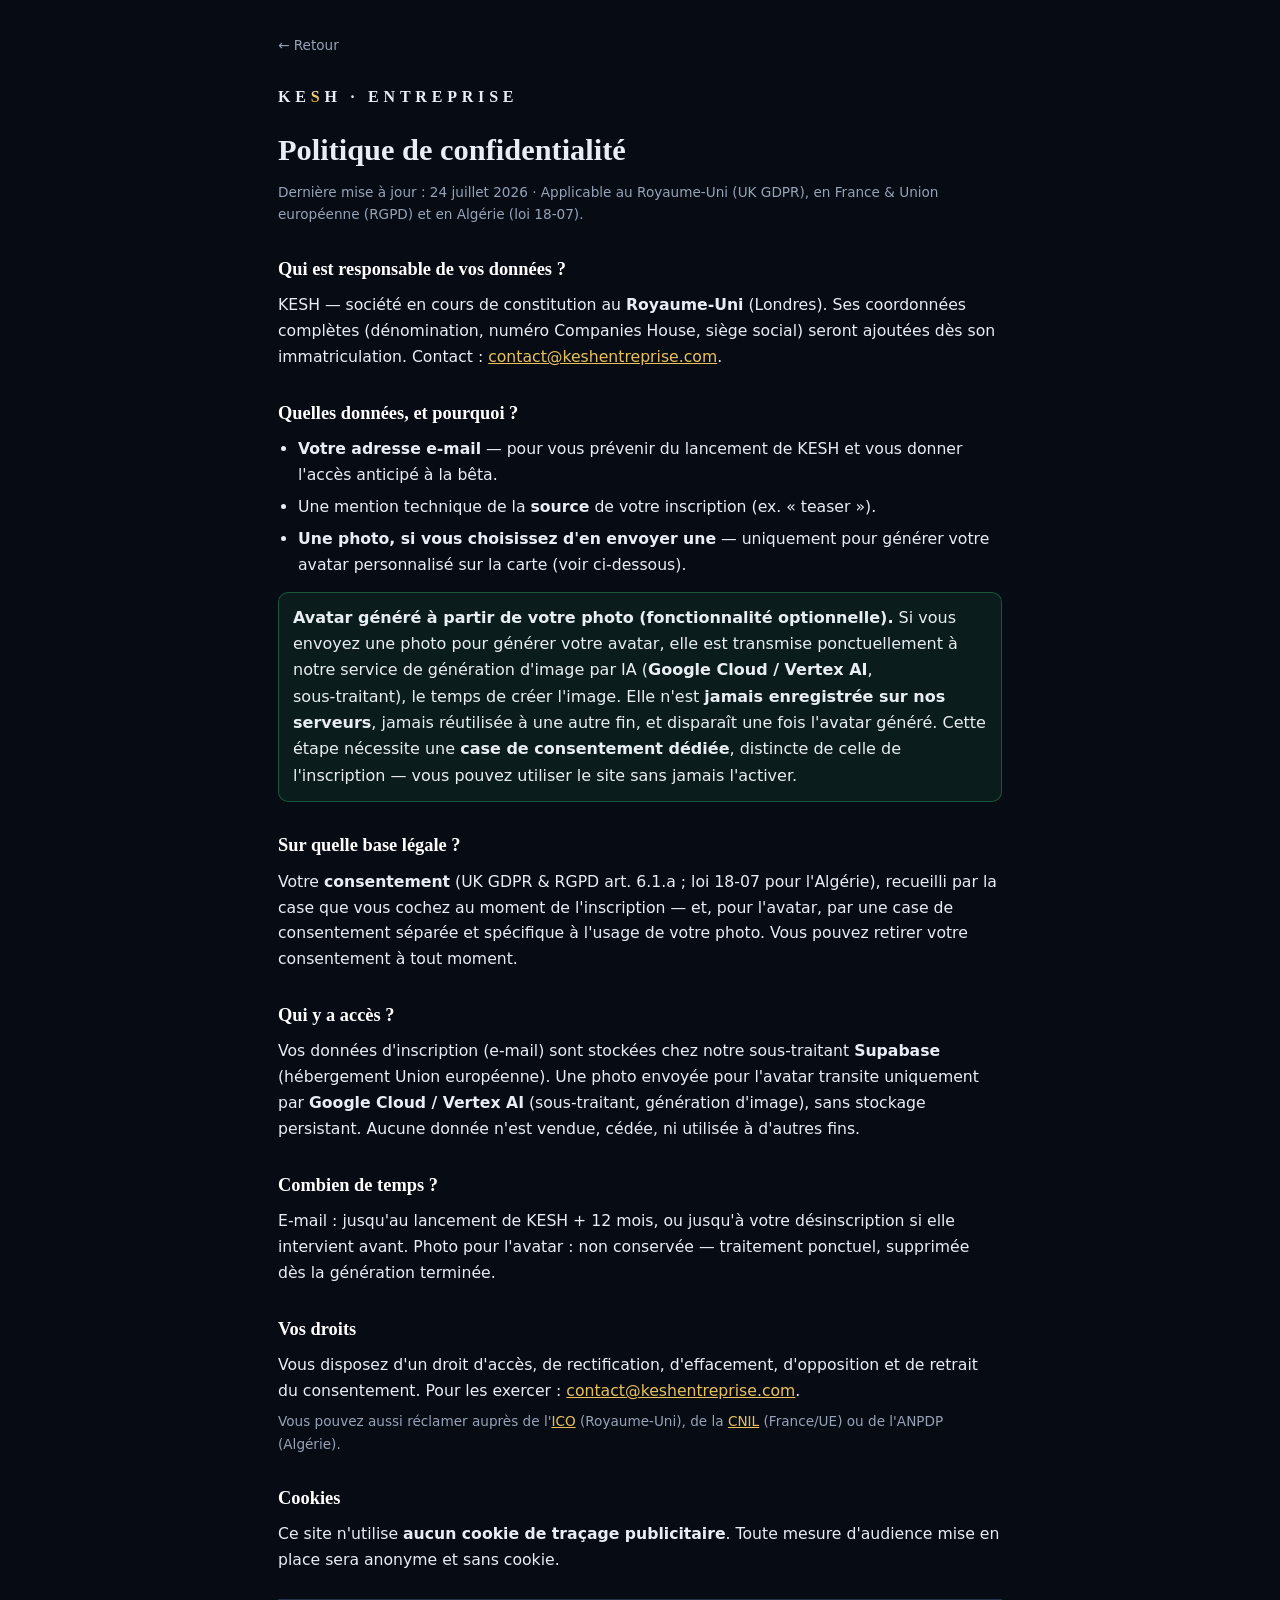
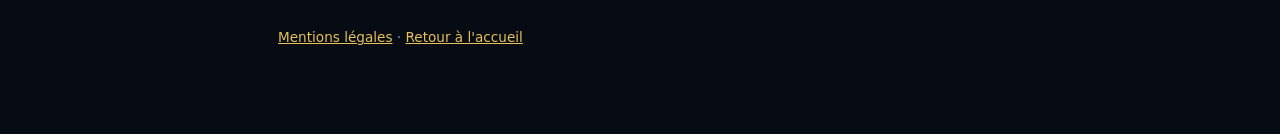
<file: confidentialite.html>
<!doctype html>
<html lang="fr">
<head>
<meta charset="utf-8">
<meta name="viewport" content="width=device-width, initial-scale=1, viewport-fit=cover">
<title>Politique de confidentialité — KESH Entreprise</title>
<meta name="robots" content="index,follow">
<link rel="canonical" href="https://keshentreprise.com/confidentialite.html">
<link rel="icon" href="/favicon.svg" type="image/svg+xml">
<meta name="theme-color" content="#070b14">
<style>
  :root{--navy:#070b14;--panel:#0f1826;--line:#24314a;--text:#e9edf4;--muted:#97a3b6;
    --gold:#e8c15a;--gold-grad:linear-gradient(180deg,#fff6cc,#e8c15a 55%,#c6871a)}
  *{box-sizing:border-box;margin:0;padding:0}
  body{background:var(--navy);color:var(--text);line-height:1.65;
    font-family:system-ui,-apple-system,"Segoe UI",Roboto,sans-serif;
    padding:32px 18px 80px;max-width:760px;margin:0 auto;-webkit-font-smoothing:antialiased}
  a{color:var(--gold)}
  .back{display:inline-block;font-size:.85rem;color:var(--muted);text-decoration:none;margin-bottom:22px}
  .back:hover{color:var(--gold)}
  .brand{font-family:Georgia,"Times New Roman",serif;font-weight:700;letter-spacing:.3em;font-size:1rem}
  .brand b{background:var(--gold-grad);-webkit-background-clip:text;background-clip:text;color:transparent}
  h1{font-family:Georgia,serif;font-size:1.9rem;margin:14px 0 4px}
  h2{font-family:Georgia,serif;font-size:1.15rem;margin:28px 0 8px;color:#fff}
  p,li{color:var(--text);font-size:.98rem;margin:6px 0}
  .muted{color:var(--muted);font-size:.85rem}
  .todo{color:#ffd98a;background:rgba(232,193,90,.08);border:1px dashed rgba(232,193,90,.4);border-radius:6px;padding:1px 7px;font-size:.9rem}
  .hi{background:rgba(47,191,113,.1);border:1px solid rgba(47,191,113,.35);border-radius:10px;padding:12px 14px;margin:14px 0}
  ul{padding-left:20px}
  hr{border:0;border-top:1px solid var(--line);margin:26px 0}
</style>
</head>
<body>
  <a class="back" href="/">← Retour</a>
  <p class="brand">KE<b>S</b>H · ENTREPRISE</p>
  <h1>Politique de confidentialité</h1>
  <p class="muted">Dernière mise à jour : 24 juillet 2026 · Applicable au Royaume‑Uni (UK GDPR), en France &amp; Union européenne (RGPD) et en Algérie (loi 18‑07).</p>

  <h2>Qui est responsable de vos données ?</h2>
  <p>KESH — société en cours de constitution au <strong>Royaume‑Uni</strong> (Londres). Ses coordonnées complètes
     (dénomination, numéro Companies House, siège social) seront ajoutées dès son immatriculation.
     Contact : <a href="mailto:contact@keshentreprise.com">contact@keshentreprise.com</a>.</p>

  <h2>Quelles données, et pourquoi ?</h2>
  <ul>
    <li><strong>Votre adresse e‑mail</strong> — pour vous prévenir du lancement de KESH et vous donner l'accès anticipé à la bêta.</li>
    <li>Une mention technique de la <strong>source</strong> de votre inscription (ex. « teaser »).</li>
    <li><strong>Une photo, si vous choisissez d'en envoyer une</strong> — uniquement pour générer votre avatar personnalisé sur la carte (voir ci‑dessous).</li>
  </ul>
  <div class="hi">
    <strong>Avatar généré à partir de votre photo (fonctionnalité optionnelle).</strong> Si vous envoyez une photo pour générer votre avatar,
    elle est transmise ponctuellement à notre service de génération d'image par IA
    (<strong>Google Cloud / Vertex AI</strong>, sous‑traitant), le temps de créer l'image. Elle n'est
    <strong>jamais enregistrée sur nos serveurs</strong>, jamais réutilisée à une autre fin, et disparaît une fois l'avatar généré.
    Cette étape nécessite une <strong>case de consentement dédiée</strong>, distincte de celle de l'inscription — vous pouvez
    utiliser le site sans jamais l'activer.
  </div>

  <h2>Sur quelle base légale ?</h2>
  <p>Votre <strong>consentement</strong> (UK GDPR &amp; RGPD art. 6.1.a ; loi 18‑07 pour l'Algérie), recueilli par la case que vous cochez au moment de l'inscription — et, pour l'avatar, par une case de consentement séparée et spécifique à l'usage de votre photo. Vous pouvez retirer votre consentement à tout moment.</p>

  <h2>Qui y a accès ?</h2>
  <p>Vos données d'inscription (e‑mail) sont stockées chez notre sous‑traitant <strong>Supabase</strong> (hébergement Union européenne).
     Une photo envoyée pour l'avatar transite uniquement par <strong>Google Cloud / Vertex AI</strong> (sous‑traitant, génération d'image),
     sans stockage persistant. Aucune donnée n'est vendue, cédée, ni utilisée à d'autres fins.</p>

  <h2>Combien de temps ?</h2>
  <p>E‑mail : jusqu'au lancement de KESH + 12 mois, ou jusqu'à votre désinscription si elle intervient avant.
     Photo pour l'avatar : non conservée — traitement ponctuel, supprimée dès la génération terminée.</p>

  <h2>Vos droits</h2>
  <p>Vous disposez d'un droit d'accès, de rectification, d'effacement, d'opposition et de retrait du consentement.
     Pour les exercer : <a href="mailto:contact@keshentreprise.com">contact@keshentreprise.com</a>.</p>
  <p class="muted">Vous pouvez aussi réclamer auprès de l'<a href="https://ico.org.uk" rel="noopener">ICO</a> (Royaume‑Uni),
     de la <a href="https://www.cnil.fr" rel="noopener">CNIL</a> (France/UE) ou de l'ANPDP (Algérie).</p>

  <h2>Cookies</h2>
  <p>Ce site n'utilise <strong>aucun cookie de traçage publicitaire</strong>. Toute mesure d'audience mise en place sera anonyme et sans cookie.</p>

  <hr>
  <p class="muted"><a href="/mentions-legales.html">Mentions légales</a> · <a href="/">Retour à l'accueil</a></p>
</body>
</html>
</file>
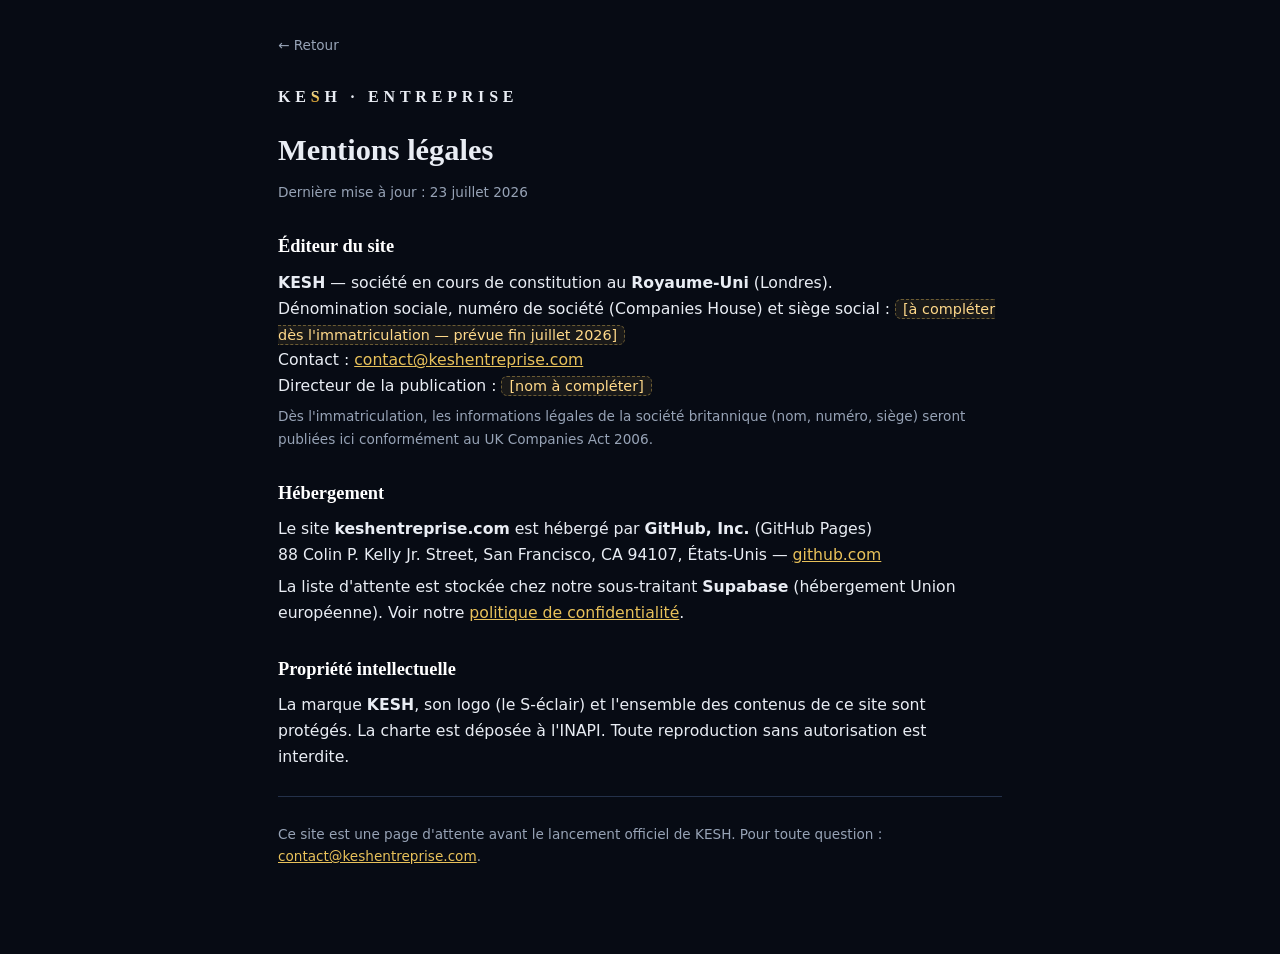
<file: mentions-legales.html>
<!doctype html>
<html lang="fr">
<head>
<meta charset="utf-8">
<meta name="viewport" content="width=device-width, initial-scale=1, viewport-fit=cover">
<title>Mentions légales — KESH Entreprise</title>
<meta name="robots" content="index,follow">
<link rel="canonical" href="https://keshentreprise.com/mentions-legales.html">
<link rel="icon" href="/favicon.svg" type="image/svg+xml">
<meta name="theme-color" content="#070b14">
<style>
  :root{--navy:#070b14;--panel:#0f1826;--line:#24314a;--text:#e9edf4;--muted:#97a3b6;
    --gold:#e8c15a;--gold-grad:linear-gradient(180deg,#fff6cc,#e8c15a 55%,#c6871a)}
  *{box-sizing:border-box;margin:0;padding:0}
  body{background:var(--navy);color:var(--text);line-height:1.65;
    font-family:system-ui,-apple-system,"Segoe UI",Roboto,sans-serif;
    padding:32px 18px 80px;max-width:760px;margin:0 auto;-webkit-font-smoothing:antialiased}
  a{color:var(--gold)}
  .back{display:inline-block;font-size:.85rem;color:var(--muted);text-decoration:none;margin-bottom:22px}
  .back:hover{color:var(--gold)}
  .brand{font-family:Georgia,"Times New Roman",serif;font-weight:700;letter-spacing:.3em;font-size:1rem}
  .brand b{background:var(--gold-grad);-webkit-background-clip:text;background-clip:text;color:transparent}
  h1{font-family:Georgia,serif;font-size:1.9rem;margin:14px 0 4px}
  h2{font-family:Georgia,serif;font-size:1.15rem;margin:28px 0 8px;color:#fff}
  p,li{color:var(--text);font-size:.98rem;margin:6px 0}
  .muted{color:var(--muted);font-size:.85rem}
  .todo{color:#ffd98a;background:rgba(232,193,90,.08);border:1px dashed rgba(232,193,90,.4);
    border-radius:6px;padding:1px 7px;font-size:.9rem}
  ul{padding-left:20px}
  hr{border:0;border-top:1px solid var(--line);margin:26px 0}
</style>
</head>
<body>
  <a class="back" href="/">← Retour</a>
  <p class="brand">KE<b>S</b>H · ENTREPRISE</p>
  <h1>Mentions légales</h1>
  <p class="muted">Dernière mise à jour : 23 juillet 2026</p>

  <h2>Éditeur du site</h2>
  <p>
    <strong>KESH</strong> — société en cours de constitution au <strong>Royaume‑Uni</strong> (Londres).<br>
    Dénomination sociale, numéro de société (Companies House) et siège social :
    <span class="todo">[à compléter dès l'immatriculation — prévue fin juillet 2026]</span><br>
    Contact : <a href="mailto:contact@keshentreprise.com">contact@keshentreprise.com</a><br>
    Directeur de la publication : <span class="todo">[nom à compléter]</span>
  </p>
  <p class="muted">Dès l'immatriculation, les informations légales de la société britannique (nom, numéro,
     siège) seront publiées ici conformément au UK Companies Act 2006.</p>

  <h2>Hébergement</h2>
  <p>
    Le site <strong>keshentreprise.com</strong> est hébergé par <strong>GitHub, Inc.</strong> (GitHub Pages)<br>
    88 Colin P. Kelly Jr. Street, San Francisco, CA 94107, États‑Unis — <a href="https://github.com" rel="noopener">github.com</a>
  </p>
  <p>
    La liste d'attente est stockée chez notre sous‑traitant <strong>Supabase</strong> (hébergement Union européenne).
    Voir notre <a href="/confidentialite.html">politique de confidentialité</a>.
  </p>

  <h2>Propriété intellectuelle</h2>
  <p>La marque <strong>KESH</strong>, son logo (le S‑éclair) et l'ensemble des contenus de ce site sont protégés.
     La charte est déposée à l'INAPI. Toute reproduction sans autorisation est interdite.</p>

  <hr>
  <p class="muted">Ce site est une page d'attente avant le lancement officiel de KESH. Pour toute question :
     <a href="mailto:contact@keshentreprise.com">contact@keshentreprise.com</a>.</p>
</body>
</html>
</file>
<file: fonts.css>
/* KESH — polices auto-hébergées (latin). Remplace Google Fonts (RGPD + perf). */
@font-face{font-family:'Anton';font-style:normal;font-weight:400;font-display:swap;src:url(/assets/fonts/anton-400-normal-latin.woff2) format('woff2')}
@font-face{font-family:'Barlow Condensed';font-style:normal;font-weight:500;font-display:swap;src:url(/assets/fonts/barlow-condensed-500-normal-latin.woff2) format('woff2')}
@font-face{font-family:'Barlow Condensed';font-style:normal;font-weight:600;font-display:swap;src:url(/assets/fonts/barlow-condensed-600-normal-latin.woff2) format('woff2')}
@font-face{font-family:'Barlow Condensed';font-style:normal;font-weight:700;font-display:swap;src:url(/assets/fonts/barlow-condensed-700-normal-latin.woff2) format('woff2')}
@font-face{font-family:'Barlow Condensed';font-style:normal;font-weight:800;font-display:swap;src:url(/assets/fonts/barlow-condensed-800-normal-latin.woff2) format('woff2')}
@font-face{font-family:'Fraunces';font-style:italic;font-weight:400;font-display:swap;src:url(/assets/fonts/fraunces-400-italic-latin.woff2) format('woff2')}
@font-face{font-family:'Fraunces';font-style:normal;font-weight:400;font-display:swap;src:url(/assets/fonts/fraunces-400-normal-latin.woff2) format('woff2')}
@font-face{font-family:'Fraunces';font-style:normal;font-weight:600;font-display:swap;src:url(/assets/fonts/fraunces-600-normal-latin.woff2) format('woff2')}
@font-face{font-family:'Fraunces';font-style:normal;font-weight:700;font-display:swap;src:url(/assets/fonts/fraunces-700-normal-latin.woff2) format('woff2')}
@font-face{font-family:'Inter';font-style:normal;font-weight:400;font-display:swap;src:url(/assets/fonts/inter-400-normal-latin.woff2) format('woff2')}
@font-face{font-family:'Inter';font-style:normal;font-weight:500;font-display:swap;src:url(/assets/fonts/inter-500-normal-latin.woff2) format('woff2')}
@font-face{font-family:'Inter';font-style:normal;font-weight:600;font-display:swap;src:url(/assets/fonts/inter-600-normal-latin.woff2) format('woff2')}
@font-face{font-family:'JetBrains Mono';font-style:normal;font-weight:500;font-display:swap;src:url(/assets/fonts/jetbrains-mono-500-normal-latin.woff2) format('woff2')}
@font-face{font-family:'JetBrains Mono';font-style:normal;font-weight:700;font-display:swap;src:url(/assets/fonts/jetbrains-mono-700-normal-latin.woff2) format('woff2')}
@font-face{font-family:'Manrope';font-style:normal;font-weight:400;font-display:swap;src:url(/assets/fonts/manrope-400-normal-latin.woff2) format('woff2')}
@font-face{font-family:'Manrope';font-style:normal;font-weight:500;font-display:swap;src:url(/assets/fonts/manrope-500-normal-latin.woff2) format('woff2')}
@font-face{font-family:'Manrope';font-style:normal;font-weight:600;font-display:swap;src:url(/assets/fonts/manrope-600-normal-latin.woff2) format('woff2')}
@font-face{font-family:'Manrope';font-style:normal;font-weight:700;font-display:swap;src:url(/assets/fonts/manrope-700-normal-latin.woff2) format('woff2')}
@font-face{font-family:'Manrope';font-style:normal;font-weight:800;font-display:swap;src:url(/assets/fonts/manrope-800-normal-latin.woff2) format('woff2')}
</file>
